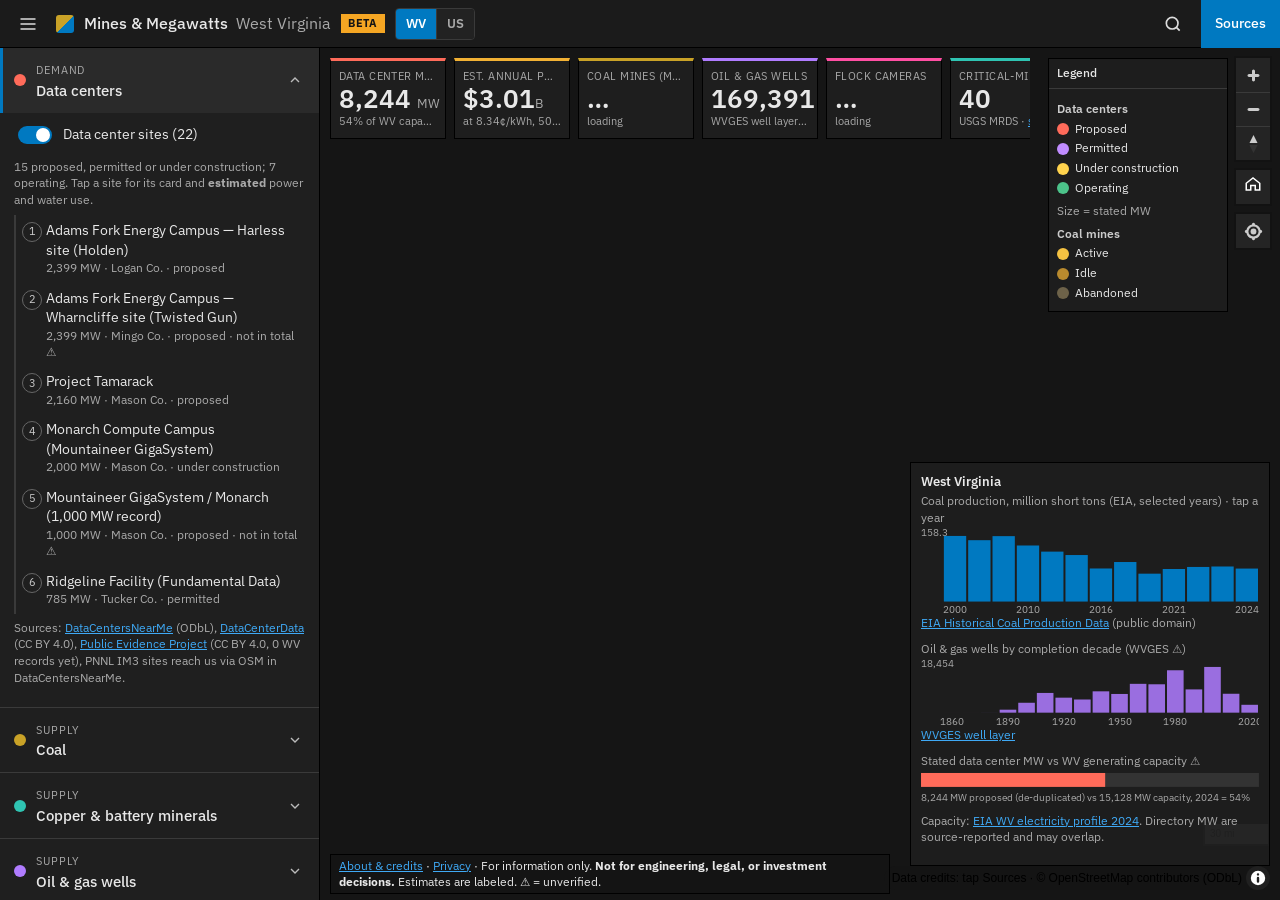
<file: index.html>
<!doctype html>
<html lang="en">
<head>
<meta charset="utf-8">
<meta http-equiv="Cache-Control" content="no-cache, no-store, must-revalidate">
<meta http-equiv="Pragma" content="no-cache">
<meta http-equiv="Expires" content="0">
<meta name="viewport" content="width=device-width,initial-scale=1,viewport-fit=cover">
<meta name="description" content="Mines & Megawatts maps West Virginia's data centers (with estimated power and water use), coal, critical minerals, oil and gas wells, license-plate cameras and the power grid, plus a US view of data centers by state. Public beta.">
<link rel="canonical" href="https://minesandmegawatts.com/">
<meta property="og:site_name" content="Mines &amp; Megawatts">
<meta property="og:url" content="https://minesandmegawatts.com/">
<title>Mines &amp; Megawatts (Beta) · West Virginia</title>
<link rel="icon" href="data:image/svg+xml,%3Csvg xmlns=%22http://www.w3.org/2000/svg%22 viewBox=%220 0 16 16%22%3E%3Cpath d=%22M0 0h16L0 16z%22 fill=%22%23c9a227%22/%3E%3Cpath d=%22M16 0v16H0z%22 fill=%22%230079c1%22/%3E%3C/svg%3E">
<link rel="stylesheet" href="vendor/maplibre-gl.css">
<link rel="stylesheet" href="app.css?v=4069b420fc">
</head>
<body>

<header id="top">
  <button id="btn-panel" class="iconbtn" aria-label="Show or hide layers panel" aria-expanded="true">
    <svg viewBox="0 0 24 24"><path d="M3 6h18M3 12h18M3 18h18"/></svg></button>
  <span class="mark" aria-hidden="true"></span>
  <h1>Mines &amp; Megawatts <span class="sub">West Virginia</span></h1>
  <span class="badge beta" title="Public beta: data and estimates may change">Beta</span>
  <div id="viewsw" role="group" aria-label="Map view">
    <button type="button" data-view="wv" class="on" aria-pressed="true" title="West Virginia: every layer">WV</button><button type="button" data-view="us" aria-pressed="false" title="United States: data centers by state">US</button>
  </div>
  <span class="grow"></span>
  <button id="btn-search" class="iconbtn" aria-label="Search places, data centers, mines and wells" aria-expanded="false" aria-controls="search" title="Search (/)">
    <svg viewBox="0 0 24 24"><circle cx="11" cy="11" r="7"/><path d="M20 20l-4.2-4.2"/></svg></button>
  <button id="btn-about" class="textbtn" aria-label="Sources and credits"><span class="lbl">Sources</span><svg viewBox="0 0 24 24" aria-hidden="true"><circle cx="12" cy="12" r="9"/><path d="M12 11v6M12 7.5v.5"/></svg></button>
</header>

<div id="cards" aria-label="Key numbers"></div>
<div id="scope"></div>

<aside id="panel" aria-label="Layers and sections">
  <div class="sheet-handle" id="panel-handle"><span></span></div>
  <div class="tabs" role="tablist">
    <button role="tab" class="tab on" data-tab="layers" aria-selected="true">Layers</button>
    <button role="tab" class="tab" data-tab="charts" aria-selected="false">Charts</button>
  </div>
  <div id="sections" class="tabpane on" data-pane="layers"></div>
  <div id="us-sections" class="tabpane on" data-pane="layers"></div>
  <div id="charts-m" class="tabpane" data-pane="charts"></div>
</aside>

<div id="map" aria-label="Map"></div>

<div id="search" role="dialog" aria-label="Search" hidden>
  <div class="sx-bar">
    <svg viewBox="0 0 24 24" aria-hidden="true"><circle cx="11" cy="11" r="7"/><path d="M20 20l-4.2-4.2"/></svg>
    <input id="sx-q" type="search" role="combobox" aria-autocomplete="list" aria-expanded="true" aria-controls="sx-r" autocomplete="off" autocapitalize="off" spellcheck="false" placeholder="State, county, town, data center, mine, charging, well API…" enterkeyhint="search">
    <button id="sx-x" class="iconbtn" aria-label="Close search"><svg viewBox="0 0 24 24"><path d="M6 6l12 12M18 6L6 18"/></svg></button>
  </div>
  <ul id="sx-r" role="listbox" aria-label="Search results"></ul>
  <p class="sx-foot">Searches the data inside the app. Towns and counties: U.S. Census 2024 Gazetteer.</p>
</div>

<div id="offline" role="status" hidden><b>You're offline.</b> The map background and terrain need an internet connection. Reconnect, then <button id="offline-retry" type="button">Retry</button></div>

<div id="legend" class="box"><button id="legend-h" aria-expanded="true">Legend</button><div id="legend-b"></div></div>

<section id="charts" class="box" aria-label="Charts"></section>

<aside id="detail" class="box" aria-live="polite" hidden></aside>

<div id="about" role="dialog" aria-modal="true" hidden></div>

<div id="disc"><a href="about.html">About &amp; credits</a> · <a href="privacy.html">Privacy</a> · For information only. <b>Not for engineering, legal, or investment decisions.</b> Estimates are labeled. ⚠ = unverified.</div>

<script src="vendor/maplibre-gl.js"></script>
<script src="app.js?v=4069b420fc"></script>
</body>
</html>
</file>
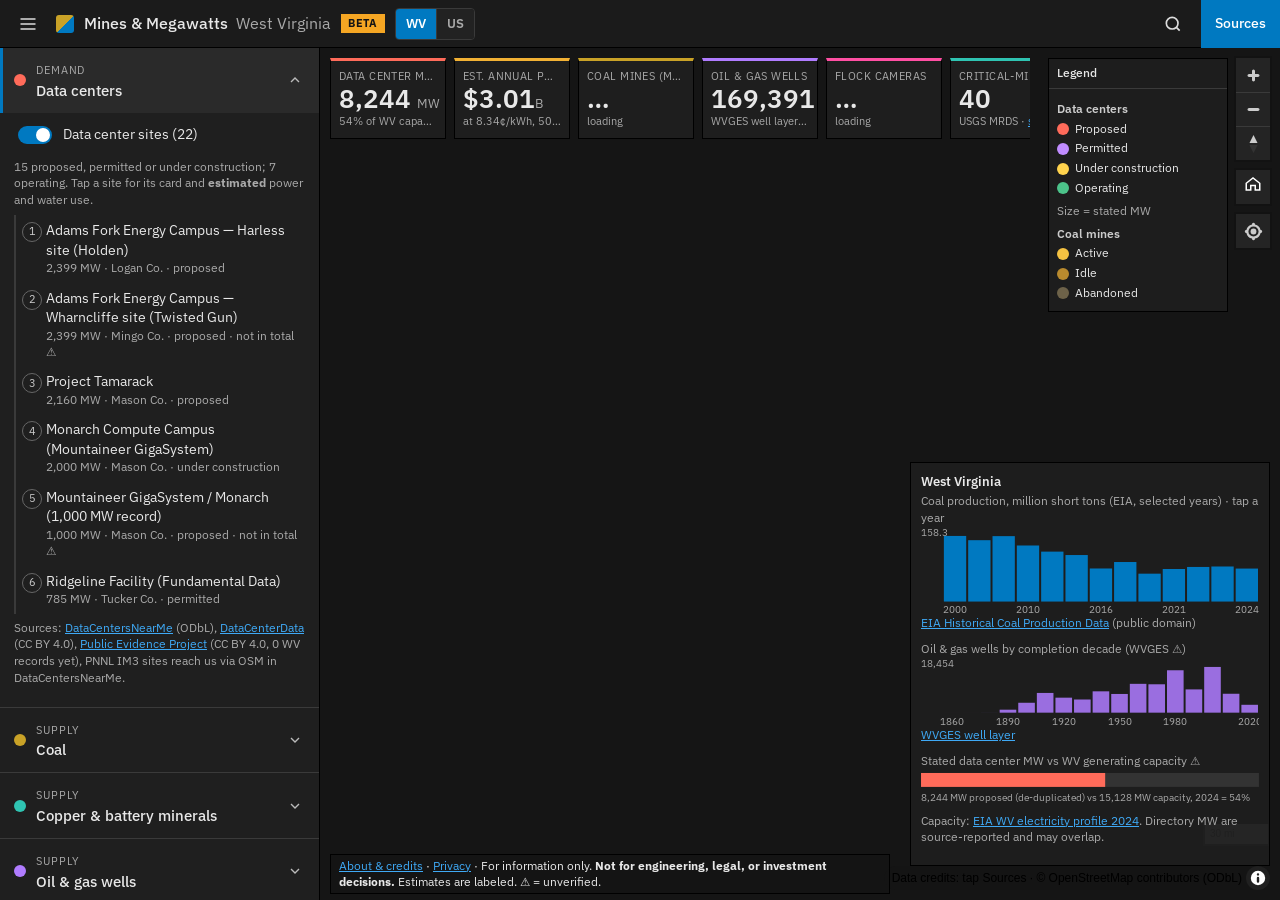
<file: us-datacenters/index.html>
<!doctype html><html lang="en"><head><meta charset="utf-8"><meta name="robots" content="noindex">
<title>Mines &amp; Megawatts · US data centers</title><link rel="canonical" href="https://minesandmegawatts.com/#us">
<meta http-equiv="refresh" content="0; url=../#us"><script>location.replace('../#us')</script></head>
<body style="background:#151515;color:#e8e8e8;font:16px system-ui,sans-serif;padding:24px">The US data centers view is now part of the main map: <a style="color:#3fa9f5" href="../#us">minesandmegawatts.com/#us</a>.</body></html>
</file>
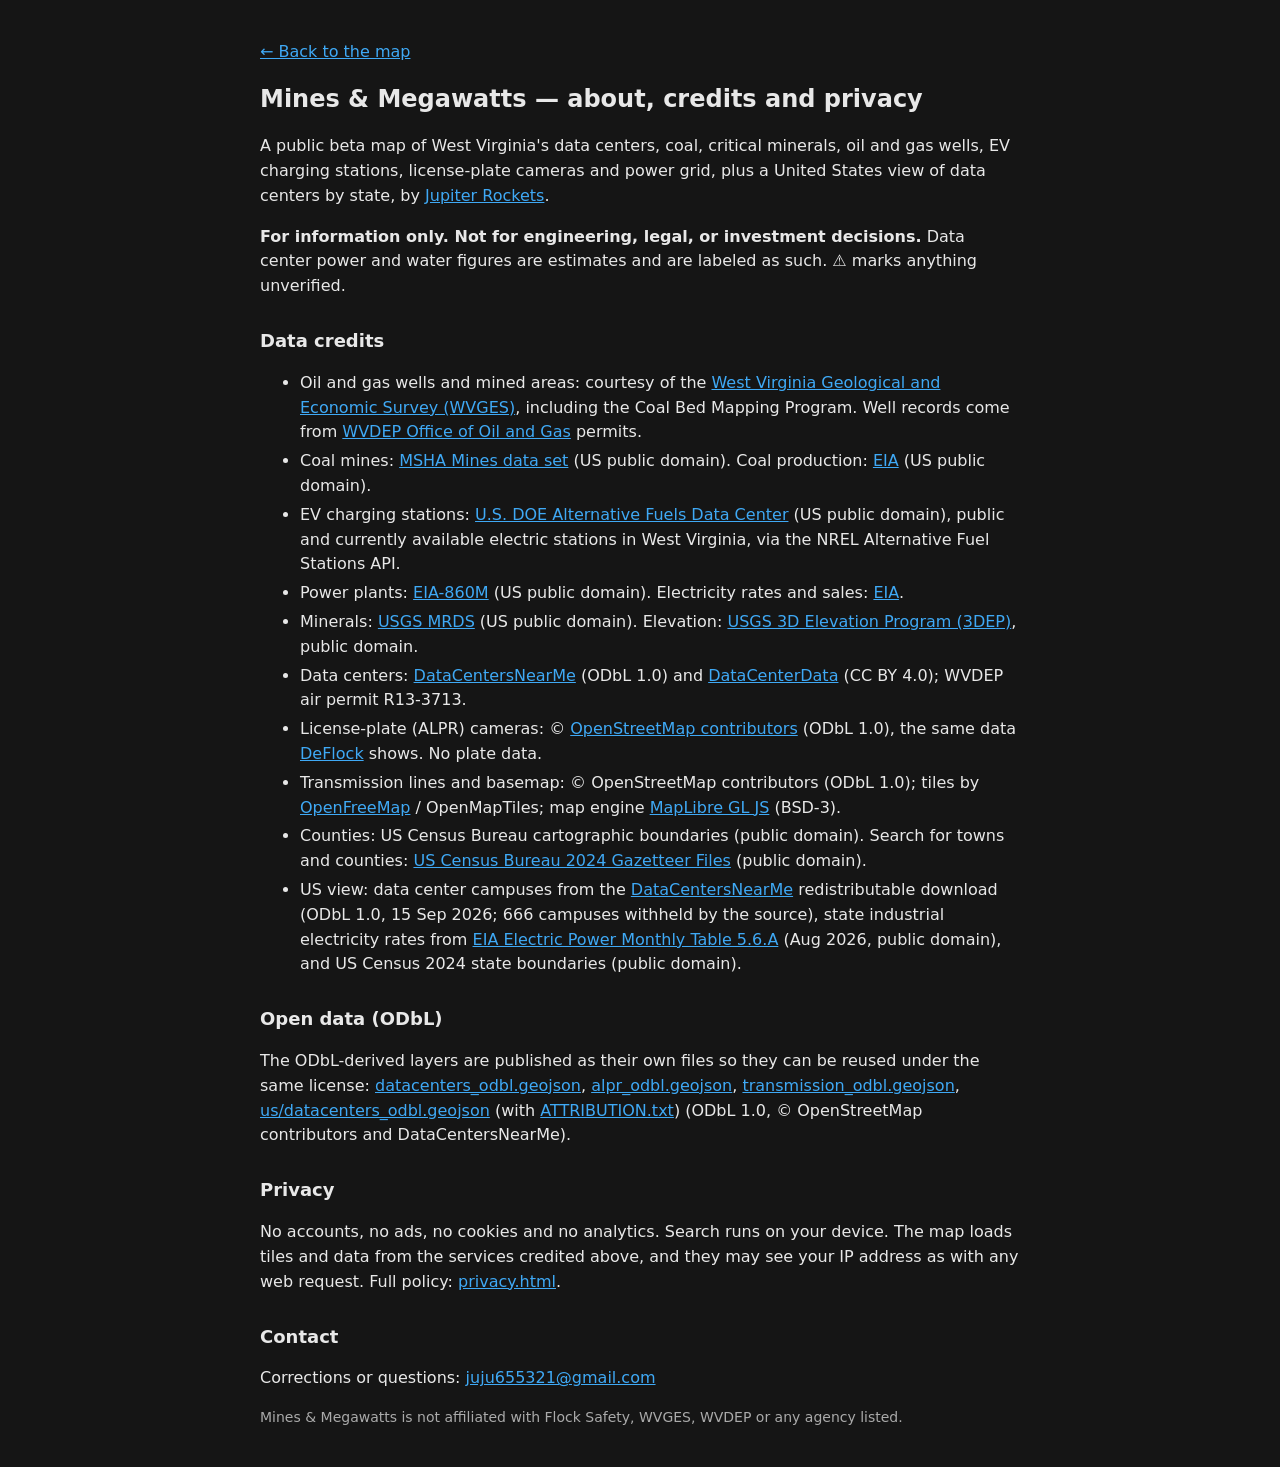
<file: about.html>
<!doctype html><html lang="en"><head><meta charset="utf-8"><meta name="viewport" content="width=device-width,initial-scale=1">
<title>About, credits and privacy · Mines &amp; Megawatts</title>
<style>body{font:16px/1.55 system-ui,sans-serif;background:#151515;color:#e8e8e8;max-width:760px;margin:0 auto;padding:24px}a{color:#3fa9f5}h1{font-size:24px}h2{font-size:18px;margin-top:28px}li{margin:4px 0}.note{color:#aaa;font-size:14px}</style></head><body>
<p><a href="./">← Back to the map</a></p>
<h1>Mines &amp; Megawatts — about, credits and privacy</h1>
<p>A public beta map of West Virginia's data centers, coal, critical minerals, oil and gas wells, EV charging stations, license-plate cameras and power grid, plus a United States view of data centers by state, by <a href="https://www.jupiterrockets.com/">Jupiter Rockets</a>.</p>
<p><b>For information only. Not for engineering, legal, or investment decisions.</b> Data center power and water figures are estimates and are labeled as such. ⚠ marks anything unverified.</p>
<h2>Data credits</h2>
<ul>
<li>Oil and gas wells and mined areas: courtesy of the <a href="https://www.wvgs.wvnet.edu/">West Virginia Geological and Economic Survey (WVGES)</a>, including the Coal Bed Mapping Program. Well records come from <a href="https://dep.wv.gov/oil-and-gas/databaseinfo/Pages/default.aspx">WVDEP Office of Oil and Gas</a> permits.</li>
<li>Coal mines: <a href="https://arlweb.msha.gov/OpenGovernmentData/OGIMSHA.asp">MSHA Mines data set</a> (US public domain). Coal production: <a href="https://www.eia.gov/coal/data.cfm">EIA</a> (US public domain).</li>
<li>EV charging stations: <a href="https://afdc.energy.gov/stations/">U.S. DOE Alternative Fuels Data Center</a> (US public domain), public and currently available electric stations in West Virginia, via the NREL Alternative Fuel Stations API.</li>
<li>Power plants: <a href="https://www.eia.gov/electricity/data/eia860m/">EIA-860M</a> (US public domain). Electricity rates and sales: <a href="https://www.eia.gov/">EIA</a>.</li>
<li>Minerals: <a href="https://mrdata.usgs.gov/mrds/">USGS MRDS</a> (US public domain). Elevation: <a href="https://www.usgs.gov/3d-elevation-program">USGS 3D Elevation Program (3DEP)</a>, public domain.</li>
<li>Data centers: <a href="https://datacentersnearme.org/data">DataCentersNearMe</a> (ODbL 1.0) and <a href="https://datacenterdata.com/data/">DataCenterData</a> (CC BY 4.0); WVDEP air permit R13-3713.</li>
<li>License-plate (ALPR) cameras: © <a href="https://www.openstreetmap.org/copyright">OpenStreetMap contributors</a> (ODbL 1.0), the same data <a href="https://deflock.org">DeFlock</a> shows. No plate data.</li>
<li>Transmission lines and basemap: © OpenStreetMap contributors (ODbL 1.0); tiles by <a href="https://openfreemap.org">OpenFreeMap</a> / OpenMapTiles; map engine <a href="https://maplibre.org">MapLibre GL JS</a> (BSD-3).</li>
<li>Counties: US Census Bureau cartographic boundaries (public domain). Search for towns and counties: <a href="https://www.census.gov/geographies/reference-files/time-series/geo/gazetteer-files.html">US Census Bureau 2024 Gazetteer Files</a> (public domain).</li>
<li>US view: data center campuses from the <a href="https://datacentersnearme.org/data">DataCentersNearMe</a> redistributable download (ODbL 1.0, 15 Sep 2026; 666 campuses withheld by the source), state industrial electricity rates from <a href="https://www.eia.gov/electricity/monthly/epm_table_grapher.php?t=epmt_5_6_a">EIA Electric Power Monthly Table 5.6.A</a> (Aug 2026, public domain), and US Census 2024 state boundaries (public domain).</li>
</ul>
<h2>Open data (ODbL)</h2>
<p>The ODbL-derived layers are published as their own files so they can be reused under the same license: <a href="data/datacenters_odbl.geojson">datacenters_odbl.geojson</a>, <a href="data/alpr_odbl.geojson">alpr_odbl.geojson</a>, <a href="data/transmission_odbl.geojson">transmission_odbl.geojson</a>, <a href="data/us/datacenters_odbl.geojson">us/datacenters_odbl.geojson</a> (with <a href="data/us/ATTRIBUTION.txt">ATTRIBUTION.txt</a>) (ODbL 1.0, © OpenStreetMap contributors and DataCentersNearMe).</p>
<h2>Privacy</h2>
<p>No accounts, no ads, no cookies and no analytics. Search runs on your device. The map loads tiles and data from the services credited above, and they may see your IP address as with any web request. Full policy: <a href="privacy.html">privacy.html</a>.</p>
<h2>Contact</h2>
<p>Corrections or questions: <a href="mailto:juju655321@gmail.com">juju655321@gmail.com</a></p>
<p class="note">Mines &amp; Megawatts is not affiliated with Flock Safety, WVGES, WVDEP or any agency listed.</p>
</body></html>
</file>
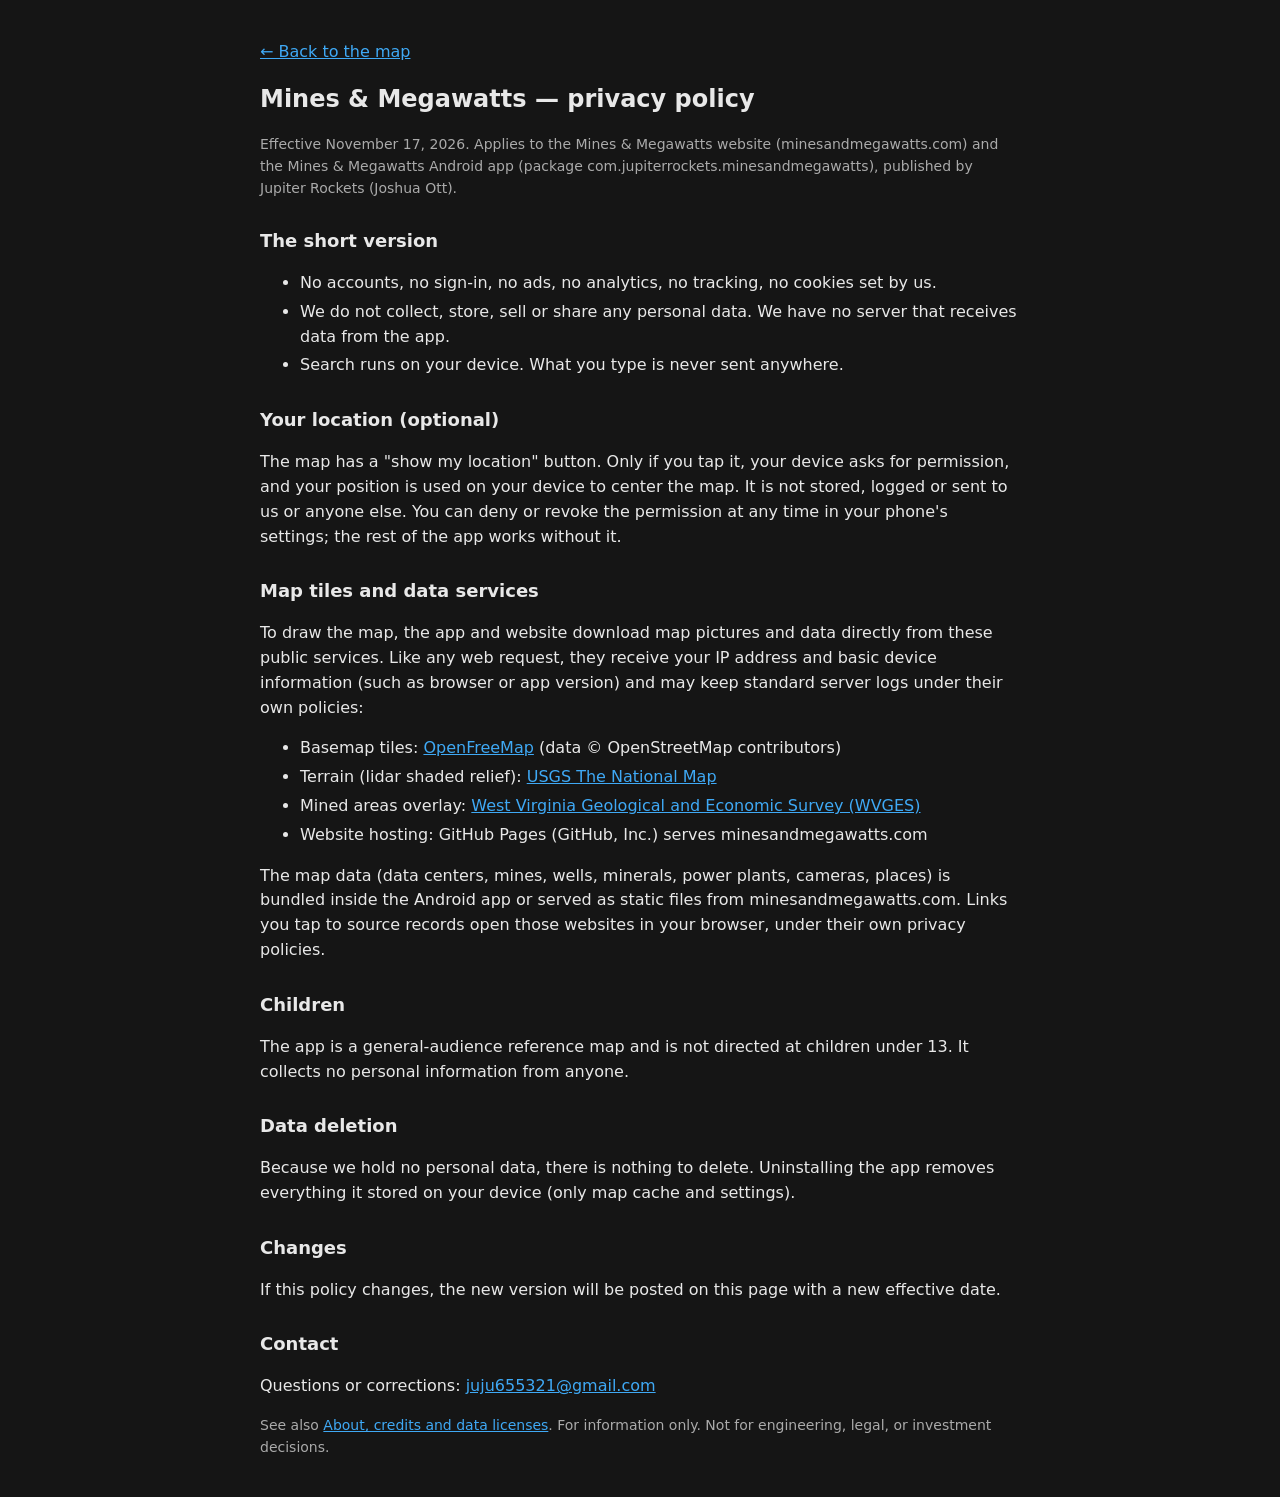
<file: privacy.html>
<!doctype html><html lang="en"><head><meta charset="utf-8"><meta name="viewport" content="width=device-width,initial-scale=1">
<title>Privacy policy · Mines &amp; Megawatts</title>
<link rel="canonical" href="https://minesandmegawatts.com/privacy.html">
<style>body{font:16px/1.55 system-ui,sans-serif;background:#151515;color:#e8e8e8;max-width:760px;margin:0 auto;padding:24px}a{color:#3fa9f5}h1{font-size:24px}h2{font-size:18px;margin-top:28px}li{margin:4px 0}.note{color:#aaa;font-size:14px}</style></head><body>
<p><a href="./">← Back to the map</a></p>
<h1>Mines &amp; Megawatts — privacy policy</h1>
<p class="note">Effective November 17, 2026. Applies to the Mines &amp; Megawatts website (minesandmegawatts.com) and the Mines &amp; Megawatts Android app (package com.jupiterrockets.minesandmegawatts), published by Jupiter Rockets (Joshua Ott).</p>

<h2>The short version</h2>
<ul>
<li>No accounts, no sign-in, no ads, no analytics, no tracking, no cookies set by us.</li>
<li>We do not collect, store, sell or share any personal data. We have no server that receives data from the app.</li>
<li>Search runs on your device. What you type is never sent anywhere.</li>
</ul>

<h2>Your location (optional)</h2>
<p>The map has a "show my location" button. Only if you tap it, your device asks for permission, and your position is used on your device to center the map. It is not stored, logged or sent to us or anyone else. You can deny or revoke the permission at any time in your phone's settings; the rest of the app works without it.</p>

<h2>Map tiles and data services</h2>
<p>To draw the map, the app and website download map pictures and data directly from these public services. Like any web request, they receive your IP address and basic device information (such as browser or app version) and may keep standard server logs under their own policies:</p>
<ul>
<li>Basemap tiles: <a href="https://openfreemap.org">OpenFreeMap</a> (data © OpenStreetMap contributors)</li>
<li>Terrain (lidar shaded relief): <a href="https://www.usgs.gov/3d-elevation-program">USGS The National Map</a></li>
<li>Mined areas overlay: <a href="https://www.wvgs.wvnet.edu/">West Virginia Geological and Economic Survey (WVGES)</a></li>
<li>Website hosting: GitHub Pages (GitHub, Inc.) serves minesandmegawatts.com</li>
</ul>
<p>The map data (data centers, mines, wells, minerals, power plants, cameras, places) is bundled inside the Android app or served as static files from minesandmegawatts.com. Links you tap to source records open those websites in your browser, under their own privacy policies.</p>

<h2>Children</h2>
<p>The app is a general-audience reference map and is not directed at children under 13. It collects no personal information from anyone.</p>

<h2>Data deletion</h2>
<p>Because we hold no personal data, there is nothing to delete. Uninstalling the app removes everything it stored on your device (only map cache and settings).</p>

<h2>Changes</h2>
<p>If this policy changes, the new version will be posted on this page with a new effective date.</p>

<h2>Contact</h2>
<p>Questions or corrections: <a href="mailto:juju655321@gmail.com">juju655321@gmail.com</a></p>
<p class="note">See also <a href="about.html">About, credits and data licenses</a>. For information only. Not for engineering, legal, or investment decisions.</p>
</body></html>
</file>
<file: vendor/maplibre-gl.css>
.maplibregl-map{font:12px/20px Helvetica Neue,Arial,Helvetica,sans-serif;overflow:hidden;position:relative;-webkit-tap-highlight-color:rgb(0 0 0/0)}.maplibregl-canvas{left:0;position:absolute;top:0}.maplibregl-map:fullscreen{height:100%;width:100%}.maplibregl-ctrl-group button.maplibregl-ctrl-compass{touch-action:none}.maplibregl-canvas-container.maplibregl-interactive,.maplibregl-ctrl-group button.maplibregl-ctrl-compass{cursor:grab;-webkit-user-select:none;-moz-user-select:none;user-select:none}.maplibregl-canvas-container.maplibregl-interactive.maplibregl-track-pointer{cursor:pointer}.maplibregl-canvas-container.maplibregl-interactive:active,.maplibregl-ctrl-group button.maplibregl-ctrl-compass:active{cursor:grabbing}.maplibregl-canvas-container.maplibregl-touch-zoom-rotate,.maplibregl-canvas-container.maplibregl-touch-zoom-rotate .maplibregl-canvas{touch-action:pan-x pan-y}.maplibregl-canvas-container.maplibregl-touch-drag-pan,.maplibregl-canvas-container.maplibregl-touch-drag-pan .maplibregl-canvas{touch-action:pinch-zoom}.maplibregl-canvas-container.maplibregl-touch-zoom-rotate.maplibregl-touch-drag-pan,.maplibregl-canvas-container.maplibregl-touch-zoom-rotate.maplibregl-touch-drag-pan .maplibregl-canvas{touch-action:none}.maplibregl-canvas-container.maplibregl-touch-drag-pan.maplibregl-cooperative-gestures,.maplibregl-canvas-container.maplibregl-touch-drag-pan.maplibregl-cooperative-gestures .maplibregl-canvas{touch-action:pan-x pan-y}.maplibregl-ctrl-bottom-left,.maplibregl-ctrl-bottom-right,.maplibregl-ctrl-top-left,.maplibregl-ctrl-top-right{pointer-events:none;position:absolute;z-index:2}.maplibregl-ctrl-top-left{left:0;top:0}.maplibregl-ctrl-top-right{right:0;top:0}.maplibregl-ctrl-bottom-left{bottom:0;left:0}.maplibregl-ctrl-bottom-right{bottom:0;right:0}.maplibregl-ctrl{clear:both;pointer-events:auto;transform:translate(0)}.maplibregl-ctrl-top-left .maplibregl-ctrl{float:left;margin:10px 0 0 10px}.maplibregl-ctrl-top-right .maplibregl-ctrl{float:right;margin:10px 10px 0 0}.maplibregl-ctrl-bottom-left .maplibregl-ctrl{float:left;margin:0 0 10px 10px}.maplibregl-ctrl-bottom-right .maplibregl-ctrl{float:right;margin:0 10px 10px 0}.maplibregl-ctrl-group{background:#fff;border-radius:4px}.maplibregl-ctrl-group:not(:empty){box-shadow:0 0 0 2px rgba(0,0,0,.1)}@media (forced-colors:active){.maplibregl-ctrl-group:not(:empty){box-shadow:0 0 0 2px ButtonText}}.maplibregl-ctrl-group button{background-color:transparent;border:0;box-sizing:border-box;cursor:pointer;display:block;height:29px;outline:none;padding:0;width:29px}.maplibregl-ctrl-group button+button{border-top:1px solid #ddd}.maplibregl-ctrl button .maplibregl-ctrl-icon{background-position:50%;background-repeat:no-repeat;display:block;height:100%;width:100%}@media (forced-colors:active){.maplibregl-ctrl-icon{background-color:transparent}.maplibregl-ctrl-group button+button{border-top:1px solid ButtonText}}.maplibregl-ctrl button::-moz-focus-inner{border:0;padding:0}.maplibregl-ctrl-attrib-button:focus,.maplibregl-ctrl-group button:focus{box-shadow:0 0 2px 2px #0096ff}.maplibregl-ctrl button:disabled{cursor:not-allowed}.maplibregl-ctrl button:disabled .maplibregl-ctrl-icon{opacity:.25}.maplibregl-ctrl button:not(:disabled):hover{background-color:rgb(0 0 0/5%)}.maplibregl-ctrl-group button:focus:focus-visible{box-shadow:0 0 2px 2px #0096ff}.maplibregl-ctrl-group button:focus:not(:focus-visible){box-shadow:none}.maplibregl-ctrl-group button:focus:first-child{border-radius:4px 4px 0 0}.maplibregl-ctrl-group button:focus:last-child{border-radius:0 0 4px 4px}.maplibregl-ctrl-group button:focus:only-child{border-radius:inherit}.maplibregl-ctrl button.maplibregl-ctrl-zoom-out .maplibregl-ctrl-icon{background-image:url("data:image/svg+xml;charset=utf-8,%3Csvg xmlns='http://www.w3.org/2000/svg' width='29' height='29' fill='%23333' viewBox='0 0 29 29'%3E%3Cpath d='M10 13c-.75 0-1.5.75-1.5 1.5S9.25 16 10 16h9c.75 0 1.5-.75 1.5-1.5S19.75 13 19 13z'/%3E%3C/svg%3E")}.maplibregl-ctrl button.maplibregl-ctrl-zoom-in .maplibregl-ctrl-icon{background-image:url("data:image/svg+xml;charset=utf-8,%3Csvg xmlns='http://www.w3.org/2000/svg' width='29' height='29' fill='%23333' viewBox='0 0 29 29'%3E%3Cpath d='M14.5 8.5c-.75 0-1.5.75-1.5 1.5v3h-3c-.75 0-1.5.75-1.5 1.5S9.25 16 10 16h3v3c0 .75.75 1.5 1.5 1.5S16 19.75 16 19v-3h3c.75 0 1.5-.75 1.5-1.5S19.75 13 19 13h-3v-3c0-.75-.75-1.5-1.5-1.5'/%3E%3C/svg%3E")}@media (forced-colors:active){.maplibregl-ctrl button.maplibregl-ctrl-zoom-out .maplibregl-ctrl-icon{background-image:url("data:image/svg+xml;charset=utf-8,%3Csvg xmlns='http://www.w3.org/2000/svg' width='29' height='29' fill='%23fff' viewBox='0 0 29 29'%3E%3Cpath d='M10 13c-.75 0-1.5.75-1.5 1.5S9.25 16 10 16h9c.75 0 1.5-.75 1.5-1.5S19.75 13 19 13z'/%3E%3C/svg%3E")}.maplibregl-ctrl button.maplibregl-ctrl-zoom-in .maplibregl-ctrl-icon{background-image:url("data:image/svg+xml;charset=utf-8,%3Csvg xmlns='http://www.w3.org/2000/svg' width='29' height='29' fill='%23fff' viewBox='0 0 29 29'%3E%3Cpath d='M14.5 8.5c-.75 0-1.5.75-1.5 1.5v3h-3c-.75 0-1.5.75-1.5 1.5S9.25 16 10 16h3v3c0 .75.75 1.5 1.5 1.5S16 19.75 16 19v-3h3c.75 0 1.5-.75 1.5-1.5S19.75 13 19 13h-3v-3c0-.75-.75-1.5-1.5-1.5'/%3E%3C/svg%3E")}}@media (forced-colors:active) and (prefers-color-scheme:light){.maplibregl-ctrl button.maplibregl-ctrl-zoom-out .maplibregl-ctrl-icon{background-image:url("data:image/svg+xml;charset=utf-8,%3Csvg xmlns='http://www.w3.org/2000/svg' width='29' height='29' viewBox='0 0 29 29'%3E%3Cpath d='M10 13c-.75 0-1.5.75-1.5 1.5S9.25 16 10 16h9c.75 0 1.5-.75 1.5-1.5S19.75 13 19 13z'/%3E%3C/svg%3E")}.maplibregl-ctrl button.maplibregl-ctrl-zoom-in .maplibregl-ctrl-icon{background-image:url("data:image/svg+xml;charset=utf-8,%3Csvg xmlns='http://www.w3.org/2000/svg' width='29' height='29' viewBox='0 0 29 29'%3E%3Cpath d='M14.5 8.5c-.75 0-1.5.75-1.5 1.5v3h-3c-.75 0-1.5.75-1.5 1.5S9.25 16 10 16h3v3c0 .75.75 1.5 1.5 1.5S16 19.75 16 19v-3h3c.75 0 1.5-.75 1.5-1.5S19.75 13 19 13h-3v-3c0-.75-.75-1.5-1.5-1.5'/%3E%3C/svg%3E")}}.maplibregl-ctrl button.maplibregl-ctrl-fullscreen .maplibregl-ctrl-icon{background-image:url("data:image/svg+xml;charset=utf-8,%3Csvg xmlns='http://www.w3.org/2000/svg' width='29' height='29' fill='%23333' viewBox='0 0 29 29'%3E%3Cpath d='M24 16v5.5c0 1.75-.75 2.5-2.5 2.5H16v-1l3-1.5-4-5.5 1-1 5.5 4 1.5-3zM6 16l1.5 3 5.5-4 1 1-4 5.5 3 1.5v1H7.5C5.75 24 5 23.25 5 21.5V16zm7-11v1l-3 1.5 4 5.5-1 1-5.5-4L6 13H5V7.5C5 5.75 5.75 5 7.5 5zm11 2.5c0-1.75-.75-2.5-2.5-2.5H16v1l3 1.5-4 5.5 1 1 5.5-4 1.5 3h1z'/%3E%3C/svg%3E")}.maplibregl-ctrl button.maplibregl-ctrl-shrink .maplibregl-ctrl-icon{background-image:url("data:image/svg+xml;charset=utf-8,%3Csvg xmlns='http://www.w3.org/2000/svg' width='29' height='29' viewBox='0 0 29 29'%3E%3Cpath d='M18.5 16c-1.75 0-2.5.75-2.5 2.5V24h1l1.5-3 5.5 4 1-1-4-5.5 3-1.5v-1zM13 18.5c0-1.75-.75-2.5-2.5-2.5H5v1l3 1.5L4 24l1 1 5.5-4 1.5 3h1zm3-8c0 1.75.75 2.5 2.5 2.5H24v-1l-3-1.5L25 5l-1-1-5.5 4L17 5h-1zM10.5 13c1.75 0 2.5-.75 2.5-2.5V5h-1l-1.5 3L5 4 4 5l4 5.5L5 12v1z'/%3E%3C/svg%3E")}@media (forced-colors:active){.maplibregl-ctrl button.maplibregl-ctrl-fullscreen .maplibregl-ctrl-icon{background-image:url("data:image/svg+xml;charset=utf-8,%3Csvg xmlns='http://www.w3.org/2000/svg' width='29' height='29' fill='%23fff' viewBox='0 0 29 29'%3E%3Cpath d='M24 16v5.5c0 1.75-.75 2.5-2.5 2.5H16v-1l3-1.5-4-5.5 1-1 5.5 4 1.5-3zM6 16l1.5 3 5.5-4 1 1-4 5.5 3 1.5v1H7.5C5.75 24 5 23.25 5 21.5V16zm7-11v1l-3 1.5 4 5.5-1 1-5.5-4L6 13H5V7.5C5 5.75 5.75 5 7.5 5zm11 2.5c0-1.75-.75-2.5-2.5-2.5H16v1l3 1.5-4 5.5 1 1 5.5-4 1.5 3h1z'/%3E%3C/svg%3E")}.maplibregl-ctrl button.maplibregl-ctrl-shrink .maplibregl-ctrl-icon{background-image:url("data:image/svg+xml;charset=utf-8,%3Csvg xmlns='http://www.w3.org/2000/svg' width='29' height='29' fill='%23fff' viewBox='0 0 29 29'%3E%3Cpath d='M18.5 16c-1.75 0-2.5.75-2.5 2.5V24h1l1.5-3 5.5 4 1-1-4-5.5 3-1.5v-1zM13 18.5c0-1.75-.75-2.5-2.5-2.5H5v1l3 1.5L4 24l1 1 5.5-4 1.5 3h1zm3-8c0 1.75.75 2.5 2.5 2.5H24v-1l-3-1.5L25 5l-1-1-5.5 4L17 5h-1zM10.5 13c1.75 0 2.5-.75 2.5-2.5V5h-1l-1.5 3L5 4 4 5l4 5.5L5 12v1z'/%3E%3C/svg%3E")}}@media (forced-colors:active) and (prefers-color-scheme:light){.maplibregl-ctrl button.maplibregl-ctrl-fullscreen .maplibregl-ctrl-icon{background-image:url("data:image/svg+xml;charset=utf-8,%3Csvg xmlns='http://www.w3.org/2000/svg' width='29' height='29' viewBox='0 0 29 29'%3E%3Cpath d='M24 16v5.5c0 1.75-.75 2.5-2.5 2.5H16v-1l3-1.5-4-5.5 1-1 5.5 4 1.5-3zM6 16l1.5 3 5.5-4 1 1-4 5.5 3 1.5v1H7.5C5.75 24 5 23.25 5 21.5V16zm7-11v1l-3 1.5 4 5.5-1 1-5.5-4L6 13H5V7.5C5 5.75 5.75 5 7.5 5zm11 2.5c0-1.75-.75-2.5-2.5-2.5H16v1l3 1.5-4 5.5 1 1 5.5-4 1.5 3h1z'/%3E%3C/svg%3E")}.maplibregl-ctrl button.maplibregl-ctrl-shrink .maplibregl-ctrl-icon{background-image:url("data:image/svg+xml;charset=utf-8,%3Csvg xmlns='http://www.w3.org/2000/svg' width='29' height='29' viewBox='0 0 29 29'%3E%3Cpath d='M18.5 16c-1.75 0-2.5.75-2.5 2.5V24h1l1.5-3 5.5 4 1-1-4-5.5 3-1.5v-1zM13 18.5c0-1.75-.75-2.5-2.5-2.5H5v1l3 1.5L4 24l1 1 5.5-4 1.5 3h1zm3-8c0 1.75.75 2.5 2.5 2.5H24v-1l-3-1.5L25 5l-1-1-5.5 4L17 5h-1zM10.5 13c1.75 0 2.5-.75 2.5-2.5V5h-1l-1.5 3L5 4 4 5l4 5.5L5 12v1z'/%3E%3C/svg%3E")}}.maplibregl-ctrl button.maplibregl-ctrl-compass .maplibregl-ctrl-icon{background-image:url("data:image/svg+xml;charset=utf-8,%3Csvg xmlns='http://www.w3.org/2000/svg' width='29' height='29' fill='%23333' viewBox='0 0 29 29'%3E%3Cpath d='m10.5 14 4-8 4 8z'/%3E%3Cpath fill='%23ccc' d='m10.5 16 4 8 4-8z'/%3E%3C/svg%3E")}@media (forced-colors:active){.maplibregl-ctrl button.maplibregl-ctrl-compass .maplibregl-ctrl-icon{background-image:url("data:image/svg+xml;charset=utf-8,%3Csvg xmlns='http://www.w3.org/2000/svg' width='29' height='29' fill='%23fff' viewBox='0 0 29 29'%3E%3Cpath d='m10.5 14 4-8 4 8z'/%3E%3Cpath fill='%23ccc' d='m10.5 16 4 8 4-8z'/%3E%3C/svg%3E")}}@media (forced-colors:active) and (prefers-color-scheme:light){.maplibregl-ctrl button.maplibregl-ctrl-compass .maplibregl-ctrl-icon{background-image:url("data:image/svg+xml;charset=utf-8,%3Csvg xmlns='http://www.w3.org/2000/svg' width='29' height='29' viewBox='0 0 29 29'%3E%3Cpath d='m10.5 14 4-8 4 8z'/%3E%3Cpath fill='%23ccc' d='m10.5 16 4 8 4-8z'/%3E%3C/svg%3E")}}.maplibregl-ctrl button.maplibregl-ctrl-terrain .maplibregl-ctrl-icon{background-image:url("data:image/svg+xml;charset=utf-8,%3Csvg xmlns='http://www.w3.org/2000/svg' width='22' height='22' fill='%23333' viewBox='0 0 22 22'%3E%3Cpath d='m1.754 13.406 4.453-4.851 3.09 3.09 3.281 3.277.969-.969-3.309-3.312 3.844-4.121 6.148 6.886h1.082v-.855l-7.207-8.07-4.84 5.187L6.169 6.57l-5.48 5.965v.871ZM.688 16.844h20.625v1.375H.688Zm0 0'/%3E%3C/svg%3E")}.maplibregl-ctrl button.maplibregl-ctrl-terrain-enabled .maplibregl-ctrl-icon{background-image:url("data:image/svg+xml;charset=utf-8,%3Csvg xmlns='http://www.w3.org/2000/svg' width='22' height='22' fill='%2333b5e5' viewBox='0 0 22 22'%3E%3Cpath d='m1.754 13.406 4.453-4.851 3.09 3.09 3.281 3.277.969-.969-3.309-3.312 3.844-4.121 6.148 6.886h1.082v-.855l-7.207-8.07-4.84 5.187L6.169 6.57l-5.48 5.965v.871ZM.688 16.844h20.625v1.375H.688Zm0 0'/%3E%3C/svg%3E")}.maplibregl-ctrl button.maplibregl-ctrl-geolocate .maplibregl-ctrl-icon{background-image:url("data:image/svg+xml;charset=utf-8,%3Csvg xmlns='http://www.w3.org/2000/svg' width='29' height='29' fill='%23333' viewBox='0 0 20 20'%3E%3Cpath d='M10 4C9 4 9 5 9 5v.1A5 5 0 0 0 5.1 9H5s-1 0-1 1 1 1 1 1h.1A5 5 0 0 0 9 14.9v.1s0 1 1 1 1-1 1-1v-.1a5 5 0 0 0 3.9-3.9h.1s1 0 1-1-1-1-1-1h-.1A5 5 0 0 0 11 5.1V5s0-1-1-1m0 2.5a3.5 3.5 0 1 1 0 7 3.5 3.5 0 1 1 0-7'/%3E%3Ccircle cx='10' cy='10' r='2'/%3E%3C/svg%3E")}.maplibregl-ctrl button.maplibregl-ctrl-geolocate:disabled .maplibregl-ctrl-icon{background-image:url("data:image/svg+xml;charset=utf-8,%3Csvg xmlns='http://www.w3.org/2000/svg' width='29' height='29' fill='%23aaa' viewBox='0 0 20 20'%3E%3Cpath d='M10 4C9 4 9 5 9 5v.1A5 5 0 0 0 5.1 9H5s-1 0-1 1 1 1 1 1h.1A5 5 0 0 0 9 14.9v.1s0 1 1 1 1-1 1-1v-.1a5 5 0 0 0 3.9-3.9h.1s1 0 1-1-1-1-1-1h-.1A5 5 0 0 0 11 5.1V5s0-1-1-1m0 2.5a3.5 3.5 0 1 1 0 7 3.5 3.5 0 1 1 0-7'/%3E%3Ccircle cx='10' cy='10' r='2'/%3E%3Cpath fill='red' d='m14 5 1 1-9 9-1-1z'/%3E%3C/svg%3E")}.maplibregl-ctrl button.maplibregl-ctrl-geolocate.maplibregl-ctrl-geolocate-active .maplibregl-ctrl-icon{background-image:url("data:image/svg+xml;charset=utf-8,%3Csvg xmlns='http://www.w3.org/2000/svg' width='29' height='29' fill='%2333b5e5' viewBox='0 0 20 20'%3E%3Cpath d='M10 4C9 4 9 5 9 5v.1A5 5 0 0 0 5.1 9H5s-1 0-1 1 1 1 1 1h.1A5 5 0 0 0 9 14.9v.1s0 1 1 1 1-1 1-1v-.1a5 5 0 0 0 3.9-3.9h.1s1 0 1-1-1-1-1-1h-.1A5 5 0 0 0 11 5.1V5s0-1-1-1m0 2.5a3.5 3.5 0 1 1 0 7 3.5 3.5 0 1 1 0-7'/%3E%3Ccircle cx='10' cy='10' r='2'/%3E%3C/svg%3E")}.maplibregl-ctrl button.maplibregl-ctrl-geolocate.maplibregl-ctrl-geolocate-active-error .maplibregl-ctrl-icon{background-image:url("data:image/svg+xml;charset=utf-8,%3Csvg xmlns='http://www.w3.org/2000/svg' width='29' height='29' fill='%23e58978' viewBox='0 0 20 20'%3E%3Cpath d='M10 4C9 4 9 5 9 5v.1A5 5 0 0 0 5.1 9H5s-1 0-1 1 1 1 1 1h.1A5 5 0 0 0 9 14.9v.1s0 1 1 1 1-1 1-1v-.1a5 5 0 0 0 3.9-3.9h.1s1 0 1-1-1-1-1-1h-.1A5 5 0 0 0 11 5.1V5s0-1-1-1m0 2.5a3.5 3.5 0 1 1 0 7 3.5 3.5 0 1 1 0-7'/%3E%3Ccircle cx='10' cy='10' r='2'/%3E%3C/svg%3E")}.maplibregl-ctrl button.maplibregl-ctrl-geolocate.maplibregl-ctrl-geolocate-background .maplibregl-ctrl-icon{background-image:url("data:image/svg+xml;charset=utf-8,%3Csvg xmlns='http://www.w3.org/2000/svg' width='29' height='29' fill='%2333b5e5' viewBox='0 0 20 20'%3E%3Cpath d='M10 4C9 4 9 5 9 5v.1A5 5 0 0 0 5.1 9H5s-1 0-1 1 1 1 1 1h.1A5 5 0 0 0 9 14.9v.1s0 1 1 1 1-1 1-1v-.1a5 5 0 0 0 3.9-3.9h.1s1 0 1-1-1-1-1-1h-.1A5 5 0 0 0 11 5.1V5s0-1-1-1m0 2.5a3.5 3.5 0 1 1 0 7 3.5 3.5 0 1 1 0-7'/%3E%3C/svg%3E")}.maplibregl-ctrl button.maplibregl-ctrl-geolocate.maplibregl-ctrl-geolocate-background-error .maplibregl-ctrl-icon{background-image:url("data:image/svg+xml;charset=utf-8,%3Csvg xmlns='http://www.w3.org/2000/svg' width='29' height='29' fill='%23e54e33' viewBox='0 0 20 20'%3E%3Cpath d='M10 4C9 4 9 5 9 5v.1A5 5 0 0 0 5.1 9H5s-1 0-1 1 1 1 1 1h.1A5 5 0 0 0 9 14.9v.1s0 1 1 1 1-1 1-1v-.1a5 5 0 0 0 3.9-3.9h.1s1 0 1-1-1-1-1-1h-.1A5 5 0 0 0 11 5.1V5s0-1-1-1m0 2.5a3.5 3.5 0 1 1 0 7 3.5 3.5 0 1 1 0-7'/%3E%3C/svg%3E")}.maplibregl-ctrl button.maplibregl-ctrl-geolocate.maplibregl-ctrl-geolocate-waiting .maplibregl-ctrl-icon{animation:maplibregl-spin 2s linear infinite}@media (forced-colors:active){.maplibregl-ctrl button.maplibregl-ctrl-geolocate .maplibregl-ctrl-icon{background-image:url("data:image/svg+xml;charset=utf-8,%3Csvg xmlns='http://www.w3.org/2000/svg' width='29' height='29' fill='%23fff' viewBox='0 0 20 20'%3E%3Cpath d='M10 4C9 4 9 5 9 5v.1A5 5 0 0 0 5.1 9H5s-1 0-1 1 1 1 1 1h.1A5 5 0 0 0 9 14.9v.1s0 1 1 1 1-1 1-1v-.1a5 5 0 0 0 3.9-3.9h.1s1 0 1-1-1-1-1-1h-.1A5 5 0 0 0 11 5.1V5s0-1-1-1m0 2.5a3.5 3.5 0 1 1 0 7 3.5 3.5 0 1 1 0-7'/%3E%3Ccircle cx='10' cy='10' r='2'/%3E%3C/svg%3E")}.maplibregl-ctrl button.maplibregl-ctrl-geolocate:disabled .maplibregl-ctrl-icon{background-image:url("data:image/svg+xml;charset=utf-8,%3Csvg xmlns='http://www.w3.org/2000/svg' width='29' height='29' fill='%23999' viewBox='0 0 20 20'%3E%3Cpath d='M10 4C9 4 9 5 9 5v.1A5 5 0 0 0 5.1 9H5s-1 0-1 1 1 1 1 1h.1A5 5 0 0 0 9 14.9v.1s0 1 1 1 1-1 1-1v-.1a5 5 0 0 0 3.9-3.9h.1s1 0 1-1-1-1-1-1h-.1A5 5 0 0 0 11 5.1V5s0-1-1-1m0 2.5a3.5 3.5 0 1 1 0 7 3.5 3.5 0 1 1 0-7'/%3E%3Ccircle cx='10' cy='10' r='2'/%3E%3Cpath fill='red' d='m14 5 1 1-9 9-1-1z'/%3E%3C/svg%3E")}.maplibregl-ctrl button.maplibregl-ctrl-geolocate.maplibregl-ctrl-geolocate-active .maplibregl-ctrl-icon{background-image:url("data:image/svg+xml;charset=utf-8,%3Csvg xmlns='http://www.w3.org/2000/svg' width='29' height='29' fill='%2333b5e5' viewBox='0 0 20 20'%3E%3Cpath d='M10 4C9 4 9 5 9 5v.1A5 5 0 0 0 5.1 9H5s-1 0-1 1 1 1 1 1h.1A5 5 0 0 0 9 14.9v.1s0 1 1 1 1-1 1-1v-.1a5 5 0 0 0 3.9-3.9h.1s1 0 1-1-1-1-1-1h-.1A5 5 0 0 0 11 5.1V5s0-1-1-1m0 2.5a3.5 3.5 0 1 1 0 7 3.5 3.5 0 1 1 0-7'/%3E%3Ccircle cx='10' cy='10' r='2'/%3E%3C/svg%3E")}.maplibregl-ctrl button.maplibregl-ctrl-geolocate.maplibregl-ctrl-geolocate-active-error .maplibregl-ctrl-icon{background-image:url("data:image/svg+xml;charset=utf-8,%3Csvg xmlns='http://www.w3.org/2000/svg' width='29' height='29' fill='%23e58978' viewBox='0 0 20 20'%3E%3Cpath d='M10 4C9 4 9 5 9 5v.1A5 5 0 0 0 5.1 9H5s-1 0-1 1 1 1 1 1h.1A5 5 0 0 0 9 14.9v.1s0 1 1 1 1-1 1-1v-.1a5 5 0 0 0 3.9-3.9h.1s1 0 1-1-1-1-1-1h-.1A5 5 0 0 0 11 5.1V5s0-1-1-1m0 2.5a3.5 3.5 0 1 1 0 7 3.5 3.5 0 1 1 0-7'/%3E%3Ccircle cx='10' cy='10' r='2'/%3E%3C/svg%3E")}.maplibregl-ctrl button.maplibregl-ctrl-geolocate.maplibregl-ctrl-geolocate-background .maplibregl-ctrl-icon{background-image:url("data:image/svg+xml;charset=utf-8,%3Csvg xmlns='http://www.w3.org/2000/svg' width='29' height='29' fill='%2333b5e5' viewBox='0 0 20 20'%3E%3Cpath d='M10 4C9 4 9 5 9 5v.1A5 5 0 0 0 5.1 9H5s-1 0-1 1 1 1 1 1h.1A5 5 0 0 0 9 14.9v.1s0 1 1 1 1-1 1-1v-.1a5 5 0 0 0 3.9-3.9h.1s1 0 1-1-1-1-1-1h-.1A5 5 0 0 0 11 5.1V5s0-1-1-1m0 2.5a3.5 3.5 0 1 1 0 7 3.5 3.5 0 1 1 0-7'/%3E%3C/svg%3E")}.maplibregl-ctrl button.maplibregl-ctrl-geolocate.maplibregl-ctrl-geolocate-background-error .maplibregl-ctrl-icon{background-image:url("data:image/svg+xml;charset=utf-8,%3Csvg xmlns='http://www.w3.org/2000/svg' width='29' height='29' fill='%23e54e33' viewBox='0 0 20 20'%3E%3Cpath d='M10 4C9 4 9 5 9 5v.1A5 5 0 0 0 5.1 9H5s-1 0-1 1 1 1 1 1h.1A5 5 0 0 0 9 14.9v.1s0 1 1 1 1-1 1-1v-.1a5 5 0 0 0 3.9-3.9h.1s1 0 1-1-1-1-1-1h-.1A5 5 0 0 0 11 5.1V5s0-1-1-1m0 2.5a3.5 3.5 0 1 1 0 7 3.5 3.5 0 1 1 0-7'/%3E%3C/svg%3E")}}@media (forced-colors:active) and (prefers-color-scheme:light){.maplibregl-ctrl button.maplibregl-ctrl-geolocate .maplibregl-ctrl-icon{background-image:url("data:image/svg+xml;charset=utf-8,%3Csvg xmlns='http://www.w3.org/2000/svg' width='29' height='29' viewBox='0 0 20 20'%3E%3Cpath d='M10 4C9 4 9 5 9 5v.1A5 5 0 0 0 5.1 9H5s-1 0-1 1 1 1 1 1h.1A5 5 0 0 0 9 14.9v.1s0 1 1 1 1-1 1-1v-.1a5 5 0 0 0 3.9-3.9h.1s1 0 1-1-1-1-1-1h-.1A5 5 0 0 0 11 5.1V5s0-1-1-1m0 2.5a3.5 3.5 0 1 1 0 7 3.5 3.5 0 1 1 0-7'/%3E%3Ccircle cx='10' cy='10' r='2'/%3E%3C/svg%3E")}.maplibregl-ctrl button.maplibregl-ctrl-geolocate:disabled .maplibregl-ctrl-icon{background-image:url("data:image/svg+xml;charset=utf-8,%3Csvg xmlns='http://www.w3.org/2000/svg' width='29' height='29' fill='%23666' viewBox='0 0 20 20'%3E%3Cpath d='M10 4C9 4 9 5 9 5v.1A5 5 0 0 0 5.1 9H5s-1 0-1 1 1 1 1 1h.1A5 5 0 0 0 9 14.9v.1s0 1 1 1 1-1 1-1v-.1a5 5 0 0 0 3.9-3.9h.1s1 0 1-1-1-1-1-1h-.1A5 5 0 0 0 11 5.1V5s0-1-1-1m0 2.5a3.5 3.5 0 1 1 0 7 3.5 3.5 0 1 1 0-7'/%3E%3Ccircle cx='10' cy='10' r='2'/%3E%3Cpath fill='red' d='m14 5 1 1-9 9-1-1z'/%3E%3C/svg%3E")}}@keyframes maplibregl-spin{0%{transform:rotate(0deg)}to{transform:rotate(1turn)}}a.maplibregl-ctrl-logo{background-image:url("data:image/svg+xml;charset=utf-8,%3Csvg xmlns='http://www.w3.org/2000/svg' width='88' height='23' fill='none'%3E%3Cpath fill='%23000' fill-opacity='.4' fill-rule='evenodd' d='M17.408 16.796h-1.827l2.501-12.095h.198l3.324 6.533.988 2.19.988-2.19 3.258-6.533h.181l2.6 12.095h-1.81l-1.218-5.644-.362-1.71-.658 1.71-2.929 5.644h-.098l-2.914-5.644-.757-1.71-.345 1.71zm1.958-3.42-.726 3.663a1.255 1.255 0 0 1-1.232 1.011h-1.827a1.255 1.255 0 0 1-1.229-1.509l2.501-12.095a1.255 1.255 0 0 1 1.23-1.001h.197a1.25 1.25 0 0 1 1.12.685l3.19 6.273 3.125-6.263a1.25 1.25 0 0 1 1.123-.695h.181a1.255 1.255 0 0 1 1.227.991l1.443 6.71a5 5 0 0 1 .314-.787l.009-.016a4.6 4.6 0 0 1 1.777-1.887c.782-.46 1.668-.667 2.611-.667a4.6 4.6 0 0 1 1.7.32l.306.134c.21-.16.474-.256.759-.256h1.694a1.255 1.255 0 0 1 1.212.925 1.255 1.255 0 0 1 1.212-.925h1.711c.284 0 .545.094.755.252.613-.3 1.312-.45 2.075-.45 1.356 0 2.557.445 3.482 1.4q.47.48.763 1.064V4.701a1.255 1.255 0 0 1 1.255-1.255h1.86A1.255 1.255 0 0 1 54.44 4.7v9.194h2.217c.19 0 .37.043.532.118v-4.77c0-.356.147-.678.385-.906a2.42 2.42 0 0 1-.682-1.71c0-.665.267-1.253.735-1.7a2.45 2.45 0 0 1 1.722-.674 2.43 2.43 0 0 1 1.705.675q.318.302.504.683V4.7a1.255 1.255 0 0 1 1.255-1.255h1.744A1.255 1.255 0 0 1 65.812 4.7v3.335a4.8 4.8 0 0 1 1.526-.246c.938 0 1.817.214 2.59.69a4.47 4.47 0 0 1 1.67 1.743v-.98a1.255 1.255 0 0 1 1.256-1.256h1.777c.233 0 .451.064.639.174a3.4 3.4 0 0 1 1.567-.372c.346 0 .861.02 1.285.232a1.25 1.25 0 0 1 .689 1.004 4.7 4.7 0 0 1 .853-.588c.795-.44 1.675-.647 2.61-.647 1.385 0 2.65.39 3.525 1.396.836.938 1.168 2.173 1.168 3.528q-.001.515-.056 1.051a1.255 1.255 0 0 1-.947 1.09l.408.952a1.255 1.255 0 0 1-.477 1.552c-.418.268-.92.463-1.458.612-.613.171-1.304.244-2.049.244-1.06 0-2.043-.207-2.886-.698l-.015-.008c-.798-.48-1.419-1.135-1.818-1.963l-.004-.008a5.8 5.8 0 0 1-.548-2.512q0-.429.053-.843a1.3 1.3 0 0 1-.333-.086l-.166-.004c-.223 0-.426.062-.643.228-.03.024-.142.139-.142.59v3.883a1.255 1.255 0 0 1-1.256 1.256h-1.777a1.255 1.255 0 0 1-1.256-1.256V15.69l-.032.057a4.8 4.8 0 0 1-1.86 1.833 5.04 5.04 0 0 1-2.484.634 4.5 4.5 0 0 1-1.935-.424 1.25 1.25 0 0 1-.764.258h-1.71a1.255 1.255 0 0 1-1.256-1.255V7.687a2.4 2.4 0 0 1-.428.625c.253.23.412.561.412.93v7.553a1.255 1.255 0 0 1-1.256 1.255h-1.843a1.25 1.25 0 0 1-.894-.373c-.228.23-.544.373-.894.373H51.32a1.255 1.255 0 0 1-1.256-1.255v-1.251l-.061.117a4.7 4.7 0 0 1-1.782 1.884 4.77 4.77 0 0 1-2.485.67 5.6 5.6 0 0 1-1.485-.188l.009 2.764a1.255 1.255 0 0 1-1.255 1.259h-1.729a1.255 1.255 0 0 1-1.255-1.255v-3.537a1.255 1.255 0 0 1-1.167.793h-1.679a1.25 1.25 0 0 1-.77-.263 4.5 4.5 0 0 1-1.945.429c-.885 0-1.724-.21-2.495-.632l-.017-.01a5 5 0 0 1-1.081-.836 1.255 1.255 0 0 1-1.254 1.312h-1.81a1.255 1.255 0 0 1-1.228-.99l-.782-3.625-2.044 3.939a1.25 1.25 0 0 1-1.115.676h-.098a1.25 1.25 0 0 1-1.116-.68l-2.061-3.994zM35.92 16.63l.207-.114.223-.15q.493-.356.735-.785l.061-.118.033 1.332h1.678V9.242h-1.694l-.033 1.267q-.133-.329-.526-.658l-.032-.028a3.2 3.2 0 0 0-.668-.428l-.27-.12a3.3 3.3 0 0 0-1.235-.23q-1.136-.001-1.974.493a3.36 3.36 0 0 0-1.3 1.382q-.445.89-.444 2.074 0 1.2.51 2.107a3.8 3.8 0 0 0 1.382 1.381 3.9 3.9 0 0 0 1.893.477q.795 0 1.455-.33zm-2.789-5.38q-.576.675-.575 1.762 0 1.102.559 1.794.576.675 1.645.675a2.25 2.25 0 0 0 .934-.19 2.2 2.2 0 0 0 .468-.29l.178-.161a2.2 2.2 0 0 0 .397-.561q.244-.5.244-1.15v-.115q0-.708-.296-1.267l-.043-.077a2.2 2.2 0 0 0-.633-.709l-.13-.086-.047-.028a2.1 2.1 0 0 0-1.073-.285q-1.052 0-1.629.692zm2.316 2.706c.163-.17.28-.407.28-.83v-.114c0-.292-.06-.508-.15-.68a.96.96 0 0 0-.353-.389.85.85 0 0 0-.464-.127c-.4 0-.56.114-.664.239l-.01.012c-.148.174-.275.45-.275.945 0 .506.122.801.27.99.097.11.266.224.68.224.303 0 .504-.09.687-.269zm7.545 1.705a2.6 2.6 0 0 0 .331.423q.319.33.755.548l.173.074q.65.255 1.49.255 1.02 0 1.844-.493a3.45 3.45 0 0 0 1.316-1.4q.493-.904.493-2.089 0-1.909-.988-2.913-.988-1.02-2.584-1.02-.898 0-1.575.347a3 3 0 0 0-.415.262l-.199.166a3.4 3.4 0 0 0-.64.82V9.242h-1.712v11.553h1.729l-.017-5.134zm.53-1.138q.206.29.48.5l.155.11.053.034q.51.296 1.119.297 1.07 0 1.645-.675.577-.69.576-1.762 0-1.119-.576-1.777-.558-.675-1.645-.675-.435 0-.835.16a2 2 0 0 0-.284.136 2 2 0 0 0-.363.254 2.2 2.2 0 0 0-.46.569l-.082.162a2.6 2.6 0 0 0-.213 1.072v.115q0 .707.296 1.267l.135.211zm.964-.818a1.1 1.1 0 0 0 .367.385.94.94 0 0 0 .476.118c.423 0 .59-.117.687-.23.159-.194.28-.478.28-.95 0-.53-.133-.8-.266-.952l-.021-.025c-.078-.094-.231-.221-.68-.221a1 1 0 0 0-.503.135l-.012.007a.86.86 0 0 0-.335.343c-.073.133-.132.324-.132.614v.115a1.4 1.4 0 0 0 .14.66zm15.7-6.222q.347-.346.346-.856a1.05 1.05 0 0 0-.345-.79 1.18 1.18 0 0 0-.84-.329q-.51 0-.855.33a1.05 1.05 0 0 0-.346.79q0 .51.346.855.345.346.856.346.51 0 .839-.346zm4.337 9.314.033-1.332q.191.403.59.747l.098.081a4 4 0 0 0 .316.224l.223.122a3.2 3.2 0 0 0 1.44.322 3.8 3.8 0 0 0 1.875-.477 3.5 3.5 0 0 0 1.382-1.366q.527-.89.526-2.09 0-1.184-.444-2.073a3.24 3.24 0 0 0-1.283-1.399q-.823-.51-1.942-.51a3.5 3.5 0 0 0-1.527.344l-.086.043-.165.09a3 3 0 0 0-.33.214q-.432.315-.656.707a2 2 0 0 0-.099.198l.082-1.283V4.701h-1.744v12.095zm.473-2.509a2.5 2.5 0 0 0 .566.7q.117.098.245.18l.144.08a2.1 2.1 0 0 0 .975.232q1.07 0 1.645-.675.576-.69.576-1.778 0-1.102-.576-1.777-.56-.691-1.645-.692a2.2 2.2 0 0 0-1.015.235q-.22.113-.415.282l-.15.142a2.1 2.1 0 0 0-.42.594q-.223.479-.223 1.1v.115q0 .705.293 1.26zm2.616-.293c.157-.191.28-.479.28-.967 0-.51-.13-.79-.276-.961l-.021-.026c-.082-.1-.232-.225-.67-.225a.87.87 0 0 0-.681.279l-.012.011c-.154.155-.274.38-.274.807v.115c0 .285.057.499.144.669a1.1 1.1 0 0 0 .367.405c.137.082.28.123.455.123.423 0 .59-.118.686-.23zm8.266-3.013q.345-.13.724-.14l.069-.002q.493 0 .642.099l.247-1.794q-.196-.099-.717-.099a2.3 2.3 0 0 0-.545.063 2 2 0 0 0-.411.148 2.2 2.2 0 0 0-.4.249 2.5 2.5 0 0 0-.485.499 2.7 2.7 0 0 0-.32.581l-.05.137v-1.48h-1.778v7.553h1.777v-3.884q0-.546.159-.943a1.5 1.5 0 0 1 .466-.636 2.5 2.5 0 0 1 .399-.253 2 2 0 0 1 .224-.099zm9.784 2.656.05-.922q0-1.743-.856-2.698-.838-.97-2.584-.97-1.119-.001-2.007.493a3.46 3.46 0 0 0-1.4 1.382q-.493.906-.493 2.106 0 1.07.428 1.975.428.89 1.332 1.432.906.526 2.255.526.973 0 1.668-.185l.044-.012.135-.04q.613-.184.984-.421l-.542-1.267q-.3.162-.642.274l-.297.087q-.51.131-1.3.131-.954 0-1.497-.444a1.6 1.6 0 0 1-.192-.193q-.366-.44-.512-1.234l-.004-.021zm-5.427-1.256-.003.022h3.752v-.138q-.011-.727-.288-1.118a1 1 0 0 0-.156-.176q-.46-.428-1.316-.428-.986 0-1.494.604-.379.45-.494 1.234zm-27.053 2.77V4.7h-1.86v12.095h5.333V15.15zm7.103-5.908v7.553h-1.843V9.242h1.843z'/%3E%3Cpath fill='%23fff' d='m19.63 11.151-.757-1.71-.345 1.71-1.12 5.644h-1.827L18.083 4.7h.197l3.325 6.533.988 2.19.988-2.19L26.839 4.7h.181l2.6 12.095h-1.81l-1.218-5.644-.362-1.71-.658 1.71-2.93 5.644h-.098l-2.913-5.644zm14.836 5.81q-1.02 0-1.893-.478a3.8 3.8 0 0 1-1.381-1.382q-.51-.906-.51-2.106 0-1.185.444-2.074a3.36 3.36 0 0 1 1.3-1.382q.839-.494 1.974-.494a3.3 3.3 0 0 1 1.234.231 3.3 3.3 0 0 1 .97.575q.396.33.527.659l.033-1.267h1.694v7.553H37.18l-.033-1.332q-.279.593-1.02 1.053a3.17 3.17 0 0 1-1.662.444zm.296-1.482q.938 0 1.58-.642.642-.66.642-1.711v-.115q0-.708-.296-1.267a2.2 2.2 0 0 0-.807-.872 2.1 2.1 0 0 0-1.119-.313q-1.053 0-1.629.692-.575.675-.575 1.76 0 1.103.559 1.795.577.675 1.645.675zm6.521-6.237h1.711v1.4q.906-1.597 2.83-1.597 1.596 0 2.584 1.02.988 1.005.988 2.914 0 1.185-.493 2.09a3.46 3.46 0 0 1-1.316 1.399 3.5 3.5 0 0 1-1.844.493q-.954 0-1.662-.329a2.67 2.67 0 0 1-1.086-.97l.017 5.134h-1.728zm4.048 6.22q1.07 0 1.645-.674.577-.69.576-1.762 0-1.119-.576-1.777-.558-.675-1.645-.675-.592 0-1.12.296-.51.28-.822.823-.296.527-.296 1.234v.115q0 .708.296 1.267.313.543.823.855.51.296 1.119.297z'/%3E%3Cpath fill='%23e1e3e9' d='M51.325 4.7h1.86v10.45h3.473v1.646h-5.333zm7.12 4.542h1.843v7.553h-1.843zm.905-1.415a1.16 1.16 0 0 1-.856-.346 1.17 1.17 0 0 1-.346-.856 1.05 1.05 0 0 1 .346-.79q.346-.329.856-.329.494 0 .839.33a1.05 1.05 0 0 1 .345.79 1.16 1.16 0 0 1-.345.855q-.33.346-.84.346zm7.875 9.133a3.17 3.17 0 0 1-1.662-.444q-.723-.46-1.004-1.053l-.033 1.332h-1.71V4.701h1.743v4.657l-.082 1.283q.279-.658 1.086-1.119a3.5 3.5 0 0 1 1.778-.477q1.119 0 1.942.51a3.24 3.24 0 0 1 1.283 1.4q.445.888.444 2.072 0 1.201-.526 2.09a3.5 3.5 0 0 1-1.382 1.366 3.8 3.8 0 0 1-1.876.477zm-.296-1.481q1.069 0 1.645-.675.577-.69.577-1.778 0-1.102-.577-1.776-.56-.691-1.645-.692a2.12 2.12 0 0 0-1.58.659q-.642.641-.642 1.694v.115q0 .71.296 1.267a2.4 2.4 0 0 0 .807.872 2.1 2.1 0 0 0 1.119.313zm5.927-6.237h1.777v1.481q.263-.757.856-1.217a2.14 2.14 0 0 1 1.349-.46q.527 0 .724.098l-.247 1.794q-.149-.099-.642-.099-.774 0-1.416.494-.626.493-.626 1.58v3.883h-1.777V9.242zm9.534 7.718q-1.35 0-2.255-.526-.904-.543-1.332-1.432a4.6 4.6 0 0 1-.428-1.975q0-1.2.493-2.106a3.46 3.46 0 0 1 1.4-1.382q.889-.495 2.007-.494 1.744 0 2.584.97.855.956.856 2.7 0 .444-.05.92h-5.43q.18 1.005.708 1.45.542.443 1.497.443.79 0 1.3-.131a4 4 0 0 0 .938-.362l.542 1.267q-.411.263-1.119.46-.708.198-1.711.197zm1.596-4.558q.016-1.02-.444-1.432-.46-.428-1.316-.428-1.728 0-1.991 1.86z'/%3E%3Cpath d='M5.074 15.948a.484.657 0 0 0-.486.659v1.84a.484.657 0 0 0 .486.659h4.101a.484.657 0 0 0 .486-.659v-1.84a.484.657 0 0 0-.486-.659zm3.56 1.16H5.617v.838h3.017z' style='fill:%23fff;fill-rule:evenodd;stroke-width:1.03600001'/%3E%3Cg style='stroke-width:1.12603545'%3E%3Cpath d='M-9.408-1.416c-3.833-.025-7.056 2.912-7.08 6.615-.02 3.08 1.653 4.832 3.107 6.268.903.892 1.721 1.74 2.32 2.902l-.525-.004c-.543-.003-.992.304-1.24.639a1.87 1.87 0 0 0-.362 1.121l-.011 1.877c-.003.402.104.787.347 1.125.244.338.688.653 1.23.656l4.142.028c.542.003.99-.306 1.238-.641a1.87 1.87 0 0 0 .363-1.121l.012-1.875a1.87 1.87 0 0 0-.348-1.127c-.243-.338-.688-.653-1.23-.656l-.518-.004c.597-1.145 1.425-1.983 2.348-2.87 1.473-1.414 3.18-3.149 3.2-6.226-.016-3.59-2.923-6.684-6.993-6.707m-.006 1.1v.002c3.274.02 5.92 2.532 5.9 5.6-.017 2.706-1.39 4.026-2.863 5.44-1.034.994-2.118 2.033-2.814 3.633-.018.041-.052.055-.075.065q-.013.004-.02.01a.34.34 0 0 1-.226.084.34.34 0 0 1-.224-.086l-.092-.077c-.699-1.615-1.768-2.669-2.781-3.67-1.454-1.435-2.797-2.762-2.78-5.478.02-3.067 2.7-5.545 5.975-5.523m-.02 2.826c-1.62-.01-2.944 1.315-2.955 2.96-.01 1.646 1.295 2.988 2.916 2.999h.002c1.621.01 2.943-1.316 2.953-2.961.011-1.646-1.294-2.988-2.916-2.998m-.005 1.1c1.017.006 1.829.83 1.822 1.89s-.83 1.874-1.848 1.867c-1.018-.006-1.829-.83-1.822-1.89s.83-1.874 1.848-1.868m-2.155 11.857 4.14.025c.271.002.49.305.487.676l-.013 1.875c-.003.37-.224.67-.495.668l-4.14-.025c-.27-.002-.487-.306-.485-.676l.012-1.875c.003-.37.224-.67.494-.668' style='color:%23000;font-style:normal;font-variant:normal;font-weight:400;font-stretch:normal;font-size:medium;line-height:normal;font-family:sans-serif;font-variant-ligatures:normal;font-variant-position:normal;font-variant-caps:normal;font-variant-numeric:normal;font-variant-alternates:normal;font-feature-settings:normal;text-indent:0;text-align:start;text-decoration:none;text-decoration-line:none;text-decoration-style:solid;text-decoration-color:%23000;letter-spacing:normal;word-spacing:normal;text-transform:none;writing-mode:lr-tb;direction:ltr;text-orientation:mixed;dominant-baseline:auto;baseline-shift:baseline;text-anchor:start;white-space:normal;shape-padding:0;clip-rule:evenodd;display:inline;overflow:visible;visibility:visible;opacity:1;isolation:auto;mix-blend-mode:normal;color-interpolation:sRGB;color-interpolation-filters:linearRGB;solid-color:%23000;solid-opacity:1;vector-effect:none;fill:%23000;fill-opacity:.4;fill-rule:evenodd;stroke:none;stroke-width:2.47727823;stroke-linecap:butt;stroke-linejoin:miter;stroke-miterlimit:4;stroke-dasharray:none;stroke-dashoffset:0;stroke-opacity:1;color-rendering:auto;image-rendering:auto;shape-rendering:auto;text-rendering:auto' transform='translate(15.553 2.85)scale(.88807)'/%3E%3Cpath d='M-9.415-.316C-12.69-.338-15.37 2.14-15.39 5.207c-.017 2.716 1.326 4.041 2.78 5.477 1.013 1 2.081 2.055 2.78 3.67l.092.076a.34.34 0 0 0 .225.086.34.34 0 0 0 .227-.083l.019-.01c.022-.009.057-.024.074-.064.697-1.6 1.78-2.64 2.814-3.634 1.473-1.414 2.847-2.733 2.864-5.44.02-3.067-2.627-5.58-5.901-5.601m-.057 8.784c1.621.011 2.944-1.315 2.955-2.96.01-1.646-1.295-2.988-2.916-2.999-1.622-.01-2.945 1.315-2.955 2.96s1.295 2.989 2.916 3' style='clip-rule:evenodd;fill:%23e1e3e9;fill-opacity:1;fill-rule:evenodd;stroke:none;stroke-width:2.47727823;stroke-miterlimit:4;stroke-dasharray:none;stroke-opacity:.4' transform='translate(15.553 2.85)scale(.88807)'/%3E%3Cpath d='M-11.594 15.465c-.27-.002-.492.297-.494.668l-.012 1.876c-.003.371.214.673.485.675l4.14.027c.271.002.492-.298.495-.668l.012-1.877c.003-.37-.215-.672-.485-.674z' style='clip-rule:evenodd;fill:%23fff;fill-opacity:1;fill-rule:evenodd;stroke:none;stroke-width:2.47727823;stroke-miterlimit:4;stroke-dasharray:none;stroke-opacity:.4' transform='translate(15.553 2.85)scale(.88807)'/%3E%3C/g%3E%3C/svg%3E");background-repeat:no-repeat;cursor:pointer;display:block;height:23px;margin:0 0 -4px -4px;overflow:hidden;width:88px}a.maplibregl-ctrl-logo.maplibregl-compact{width:14px}@media (forced-colors:active){a.maplibregl-ctrl-logo{background-color:transparent;background-image:url("data:image/svg+xml;charset=utf-8,%3Csvg xmlns='http://www.w3.org/2000/svg' width='88' height='23' fill='none'%3E%3Cpath fill='%23000' fill-opacity='.4' fill-rule='evenodd' d='M17.408 16.796h-1.827l2.501-12.095h.198l3.324 6.533.988 2.19.988-2.19 3.258-6.533h.181l2.6 12.095h-1.81l-1.218-5.644-.362-1.71-.658 1.71-2.929 5.644h-.098l-2.914-5.644-.757-1.71-.345 1.71zm1.958-3.42-.726 3.663a1.255 1.255 0 0 1-1.232 1.011h-1.827a1.255 1.255 0 0 1-1.229-1.509l2.501-12.095a1.255 1.255 0 0 1 1.23-1.001h.197a1.25 1.25 0 0 1 1.12.685l3.19 6.273 3.125-6.263a1.25 1.25 0 0 1 1.123-.695h.181a1.255 1.255 0 0 1 1.227.991l1.443 6.71a5 5 0 0 1 .314-.787l.009-.016a4.6 4.6 0 0 1 1.777-1.887c.782-.46 1.668-.667 2.611-.667a4.6 4.6 0 0 1 1.7.32l.306.134c.21-.16.474-.256.759-.256h1.694a1.255 1.255 0 0 1 1.212.925 1.255 1.255 0 0 1 1.212-.925h1.711c.284 0 .545.094.755.252.613-.3 1.312-.45 2.075-.45 1.356 0 2.557.445 3.482 1.4q.47.48.763 1.064V4.701a1.255 1.255 0 0 1 1.255-1.255h1.86A1.255 1.255 0 0 1 54.44 4.7v9.194h2.217c.19 0 .37.043.532.118v-4.77c0-.356.147-.678.385-.906a2.42 2.42 0 0 1-.682-1.71c0-.665.267-1.253.735-1.7a2.45 2.45 0 0 1 1.722-.674 2.43 2.43 0 0 1 1.705.675q.318.302.504.683V4.7a1.255 1.255 0 0 1 1.255-1.255h1.744A1.255 1.255 0 0 1 65.812 4.7v3.335a4.8 4.8 0 0 1 1.526-.246c.938 0 1.817.214 2.59.69a4.47 4.47 0 0 1 1.67 1.743v-.98a1.255 1.255 0 0 1 1.256-1.256h1.777c.233 0 .451.064.639.174a3.4 3.4 0 0 1 1.567-.372c.346 0 .861.02 1.285.232a1.25 1.25 0 0 1 .689 1.004 4.7 4.7 0 0 1 .853-.588c.795-.44 1.675-.647 2.61-.647 1.385 0 2.65.39 3.525 1.396.836.938 1.168 2.173 1.168 3.528q-.001.515-.056 1.051a1.255 1.255 0 0 1-.947 1.09l.408.952a1.255 1.255 0 0 1-.477 1.552c-.418.268-.92.463-1.458.612-.613.171-1.304.244-2.049.244-1.06 0-2.043-.207-2.886-.698l-.015-.008c-.798-.48-1.419-1.135-1.818-1.963l-.004-.008a5.8 5.8 0 0 1-.548-2.512q0-.429.053-.843a1.3 1.3 0 0 1-.333-.086l-.166-.004c-.223 0-.426.062-.643.228-.03.024-.142.139-.142.59v3.883a1.255 1.255 0 0 1-1.256 1.256h-1.777a1.255 1.255 0 0 1-1.256-1.256V15.69l-.032.057a4.8 4.8 0 0 1-1.86 1.833 5.04 5.04 0 0 1-2.484.634 4.5 4.5 0 0 1-1.935-.424 1.25 1.25 0 0 1-.764.258h-1.71a1.255 1.255 0 0 1-1.256-1.255V7.687a2.4 2.4 0 0 1-.428.625c.253.23.412.561.412.93v7.553a1.255 1.255 0 0 1-1.256 1.255h-1.843a1.25 1.25 0 0 1-.894-.373c-.228.23-.544.373-.894.373H51.32a1.255 1.255 0 0 1-1.256-1.255v-1.251l-.061.117a4.7 4.7 0 0 1-1.782 1.884 4.77 4.77 0 0 1-2.485.67 5.6 5.6 0 0 1-1.485-.188l.009 2.764a1.255 1.255 0 0 1-1.255 1.259h-1.729a1.255 1.255 0 0 1-1.255-1.255v-3.537a1.255 1.255 0 0 1-1.167.793h-1.679a1.25 1.25 0 0 1-.77-.263 4.5 4.5 0 0 1-1.945.429c-.885 0-1.724-.21-2.495-.632l-.017-.01a5 5 0 0 1-1.081-.836 1.255 1.255 0 0 1-1.254 1.312h-1.81a1.255 1.255 0 0 1-1.228-.99l-.782-3.625-2.044 3.939a1.25 1.25 0 0 1-1.115.676h-.098a1.25 1.25 0 0 1-1.116-.68l-2.061-3.994zM35.92 16.63l.207-.114.223-.15q.493-.356.735-.785l.061-.118.033 1.332h1.678V9.242h-1.694l-.033 1.267q-.133-.329-.526-.658l-.032-.028a3.2 3.2 0 0 0-.668-.428l-.27-.12a3.3 3.3 0 0 0-1.235-.23q-1.136-.001-1.974.493a3.36 3.36 0 0 0-1.3 1.382q-.445.89-.444 2.074 0 1.2.51 2.107a3.8 3.8 0 0 0 1.382 1.381 3.9 3.9 0 0 0 1.893.477q.795 0 1.455-.33zm-2.789-5.38q-.576.675-.575 1.762 0 1.102.559 1.794.576.675 1.645.675a2.25 2.25 0 0 0 .934-.19 2.2 2.2 0 0 0 .468-.29l.178-.161a2.2 2.2 0 0 0 .397-.561q.244-.5.244-1.15v-.115q0-.708-.296-1.267l-.043-.077a2.2 2.2 0 0 0-.633-.709l-.13-.086-.047-.028a2.1 2.1 0 0 0-1.073-.285q-1.052 0-1.629.692zm2.316 2.706c.163-.17.28-.407.28-.83v-.114c0-.292-.06-.508-.15-.68a.96.96 0 0 0-.353-.389.85.85 0 0 0-.464-.127c-.4 0-.56.114-.664.239l-.01.012c-.148.174-.275.45-.275.945 0 .506.122.801.27.99.097.11.266.224.68.224.303 0 .504-.09.687-.269zm7.545 1.705a2.6 2.6 0 0 0 .331.423q.319.33.755.548l.173.074q.65.255 1.49.255 1.02 0 1.844-.493a3.45 3.45 0 0 0 1.316-1.4q.493-.904.493-2.089 0-1.909-.988-2.913-.988-1.02-2.584-1.02-.898 0-1.575.347a3 3 0 0 0-.415.262l-.199.166a3.4 3.4 0 0 0-.64.82V9.242h-1.712v11.553h1.729l-.017-5.134zm.53-1.138q.206.29.48.5l.155.11.053.034q.51.296 1.119.297 1.07 0 1.645-.675.577-.69.576-1.762 0-1.119-.576-1.777-.558-.675-1.645-.675-.435 0-.835.16a2 2 0 0 0-.284.136 2 2 0 0 0-.363.254 2.2 2.2 0 0 0-.46.569l-.082.162a2.6 2.6 0 0 0-.213 1.072v.115q0 .707.296 1.267l.135.211zm.964-.818a1.1 1.1 0 0 0 .367.385.94.94 0 0 0 .476.118c.423 0 .59-.117.687-.23.159-.194.28-.478.28-.95 0-.53-.133-.8-.266-.952l-.021-.025c-.078-.094-.231-.221-.68-.221a1 1 0 0 0-.503.135l-.012.007a.86.86 0 0 0-.335.343c-.073.133-.132.324-.132.614v.115a1.4 1.4 0 0 0 .14.66zm15.7-6.222q.347-.346.346-.856a1.05 1.05 0 0 0-.345-.79 1.18 1.18 0 0 0-.84-.329q-.51 0-.855.33a1.05 1.05 0 0 0-.346.79q0 .51.346.855.345.346.856.346.51 0 .839-.346zm4.337 9.314.033-1.332q.191.403.59.747l.098.081a4 4 0 0 0 .316.224l.223.122a3.2 3.2 0 0 0 1.44.322 3.8 3.8 0 0 0 1.875-.477 3.5 3.5 0 0 0 1.382-1.366q.527-.89.526-2.09 0-1.184-.444-2.073a3.24 3.24 0 0 0-1.283-1.399q-.823-.51-1.942-.51a3.5 3.5 0 0 0-1.527.344l-.086.043-.165.09a3 3 0 0 0-.33.214q-.432.315-.656.707a2 2 0 0 0-.099.198l.082-1.283V4.701h-1.744v12.095zm.473-2.509a2.5 2.5 0 0 0 .566.7q.117.098.245.18l.144.08a2.1 2.1 0 0 0 .975.232q1.07 0 1.645-.675.576-.69.576-1.778 0-1.102-.576-1.777-.56-.691-1.645-.692a2.2 2.2 0 0 0-1.015.235q-.22.113-.415.282l-.15.142a2.1 2.1 0 0 0-.42.594q-.223.479-.223 1.1v.115q0 .705.293 1.26zm2.616-.293c.157-.191.28-.479.28-.967 0-.51-.13-.79-.276-.961l-.021-.026c-.082-.1-.232-.225-.67-.225a.87.87 0 0 0-.681.279l-.012.011c-.154.155-.274.38-.274.807v.115c0 .285.057.499.144.669a1.1 1.1 0 0 0 .367.405c.137.082.28.123.455.123.423 0 .59-.118.686-.23zm8.266-3.013q.345-.13.724-.14l.069-.002q.493 0 .642.099l.247-1.794q-.196-.099-.717-.099a2.3 2.3 0 0 0-.545.063 2 2 0 0 0-.411.148 2.2 2.2 0 0 0-.4.249 2.5 2.5 0 0 0-.485.499 2.7 2.7 0 0 0-.32.581l-.05.137v-1.48h-1.778v7.553h1.777v-3.884q0-.546.159-.943a1.5 1.5 0 0 1 .466-.636 2.5 2.5 0 0 1 .399-.253 2 2 0 0 1 .224-.099zm9.784 2.656.05-.922q0-1.743-.856-2.698-.838-.97-2.584-.97-1.119-.001-2.007.493a3.46 3.46 0 0 0-1.4 1.382q-.493.906-.493 2.106 0 1.07.428 1.975.428.89 1.332 1.432.906.526 2.255.526.973 0 1.668-.185l.044-.012.135-.04q.613-.184.984-.421l-.542-1.267q-.3.162-.642.274l-.297.087q-.51.131-1.3.131-.954 0-1.497-.444a1.6 1.6 0 0 1-.192-.193q-.366-.44-.512-1.234l-.004-.021zm-5.427-1.256-.003.022h3.752v-.138q-.011-.727-.288-1.118a1 1 0 0 0-.156-.176q-.46-.428-1.316-.428-.986 0-1.494.604-.379.45-.494 1.234zm-27.053 2.77V4.7h-1.86v12.095h5.333V15.15zm7.103-5.908v7.553h-1.843V9.242h1.843z'/%3E%3Cpath fill='%23fff' d='m19.63 11.151-.757-1.71-.345 1.71-1.12 5.644h-1.827L18.083 4.7h.197l3.325 6.533.988 2.19.988-2.19L26.839 4.7h.181l2.6 12.095h-1.81l-1.218-5.644-.362-1.71-.658 1.71-2.93 5.644h-.098l-2.913-5.644zm14.836 5.81q-1.02 0-1.893-.478a3.8 3.8 0 0 1-1.381-1.382q-.51-.906-.51-2.106 0-1.185.444-2.074a3.36 3.36 0 0 1 1.3-1.382q.839-.494 1.974-.494a3.3 3.3 0 0 1 1.234.231 3.3 3.3 0 0 1 .97.575q.396.33.527.659l.033-1.267h1.694v7.553H37.18l-.033-1.332q-.279.593-1.02 1.053a3.17 3.17 0 0 1-1.662.444zm.296-1.482q.938 0 1.58-.642.642-.66.642-1.711v-.115q0-.708-.296-1.267a2.2 2.2 0 0 0-.807-.872 2.1 2.1 0 0 0-1.119-.313q-1.053 0-1.629.692-.575.675-.575 1.76 0 1.103.559 1.795.577.675 1.645.675zm6.521-6.237h1.711v1.4q.906-1.597 2.83-1.597 1.596 0 2.584 1.02.988 1.005.988 2.914 0 1.185-.493 2.09a3.46 3.46 0 0 1-1.316 1.399 3.5 3.5 0 0 1-1.844.493q-.954 0-1.662-.329a2.67 2.67 0 0 1-1.086-.97l.017 5.134h-1.728zm4.048 6.22q1.07 0 1.645-.674.577-.69.576-1.762 0-1.119-.576-1.777-.558-.675-1.645-.675-.592 0-1.12.296-.51.28-.822.823-.296.527-.296 1.234v.115q0 .708.296 1.267.313.543.823.855.51.296 1.119.297z'/%3E%3Cpath fill='%23e1e3e9' d='M51.325 4.7h1.86v10.45h3.473v1.646h-5.333zm7.12 4.542h1.843v7.553h-1.843zm.905-1.415a1.16 1.16 0 0 1-.856-.346 1.17 1.17 0 0 1-.346-.856 1.05 1.05 0 0 1 .346-.79q.346-.329.856-.329.494 0 .839.33a1.05 1.05 0 0 1 .345.79 1.16 1.16 0 0 1-.345.855q-.33.346-.84.346zm7.875 9.133a3.17 3.17 0 0 1-1.662-.444q-.723-.46-1.004-1.053l-.033 1.332h-1.71V4.701h1.743v4.657l-.082 1.283q.279-.658 1.086-1.119a3.5 3.5 0 0 1 1.778-.477q1.119 0 1.942.51a3.24 3.24 0 0 1 1.283 1.4q.445.888.444 2.072 0 1.201-.526 2.09a3.5 3.5 0 0 1-1.382 1.366 3.8 3.8 0 0 1-1.876.477zm-.296-1.481q1.069 0 1.645-.675.577-.69.577-1.778 0-1.102-.577-1.776-.56-.691-1.645-.692a2.12 2.12 0 0 0-1.58.659q-.642.641-.642 1.694v.115q0 .71.296 1.267a2.4 2.4 0 0 0 .807.872 2.1 2.1 0 0 0 1.119.313zm5.927-6.237h1.777v1.481q.263-.757.856-1.217a2.14 2.14 0 0 1 1.349-.46q.527 0 .724.098l-.247 1.794q-.149-.099-.642-.099-.774 0-1.416.494-.626.493-.626 1.58v3.883h-1.777V9.242zm9.534 7.718q-1.35 0-2.255-.526-.904-.543-1.332-1.432a4.6 4.6 0 0 1-.428-1.975q0-1.2.493-2.106a3.46 3.46 0 0 1 1.4-1.382q.889-.495 2.007-.494 1.744 0 2.584.97.855.956.856 2.7 0 .444-.05.92h-5.43q.18 1.005.708 1.45.542.443 1.497.443.79 0 1.3-.131a4 4 0 0 0 .938-.362l.542 1.267q-.411.263-1.119.46-.708.198-1.711.197zm1.596-4.558q.016-1.02-.444-1.432-.46-.428-1.316-.428-1.728 0-1.991 1.86z'/%3E%3Cpath d='M5.074 15.948a.484.657 0 0 0-.486.659v1.84a.484.657 0 0 0 .486.659h4.101a.484.657 0 0 0 .486-.659v-1.84a.484.657 0 0 0-.486-.659zm3.56 1.16H5.617v.838h3.017z' style='fill:%23fff;fill-rule:evenodd;stroke-width:1.03600001'/%3E%3Cg style='stroke-width:1.12603545'%3E%3Cpath d='M-9.408-1.416c-3.833-.025-7.056 2.912-7.08 6.615-.02 3.08 1.653 4.832 3.107 6.268.903.892 1.721 1.74 2.32 2.902l-.525-.004c-.543-.003-.992.304-1.24.639a1.87 1.87 0 0 0-.362 1.121l-.011 1.877c-.003.402.104.787.347 1.125.244.338.688.653 1.23.656l4.142.028c.542.003.99-.306 1.238-.641a1.87 1.87 0 0 0 .363-1.121l.012-1.875a1.87 1.87 0 0 0-.348-1.127c-.243-.338-.688-.653-1.23-.656l-.518-.004c.597-1.145 1.425-1.983 2.348-2.87 1.473-1.414 3.18-3.149 3.2-6.226-.016-3.59-2.923-6.684-6.993-6.707m-.006 1.1v.002c3.274.02 5.92 2.532 5.9 5.6-.017 2.706-1.39 4.026-2.863 5.44-1.034.994-2.118 2.033-2.814 3.633-.018.041-.052.055-.075.065q-.013.004-.02.01a.34.34 0 0 1-.226.084.34.34 0 0 1-.224-.086l-.092-.077c-.699-1.615-1.768-2.669-2.781-3.67-1.454-1.435-2.797-2.762-2.78-5.478.02-3.067 2.7-5.545 5.975-5.523m-.02 2.826c-1.62-.01-2.944 1.315-2.955 2.96-.01 1.646 1.295 2.988 2.916 2.999h.002c1.621.01 2.943-1.316 2.953-2.961.011-1.646-1.294-2.988-2.916-2.998m-.005 1.1c1.017.006 1.829.83 1.822 1.89s-.83 1.874-1.848 1.867c-1.018-.006-1.829-.83-1.822-1.89s.83-1.874 1.848-1.868m-2.155 11.857 4.14.025c.271.002.49.305.487.676l-.013 1.875c-.003.37-.224.67-.495.668l-4.14-.025c-.27-.002-.487-.306-.485-.676l.012-1.875c.003-.37.224-.67.494-.668' style='color:%23000;font-style:normal;font-variant:normal;font-weight:400;font-stretch:normal;font-size:medium;line-height:normal;font-family:sans-serif;font-variant-ligatures:normal;font-variant-position:normal;font-variant-caps:normal;font-variant-numeric:normal;font-variant-alternates:normal;font-feature-settings:normal;text-indent:0;text-align:start;text-decoration:none;text-decoration-line:none;text-decoration-style:solid;text-decoration-color:%23000;letter-spacing:normal;word-spacing:normal;text-transform:none;writing-mode:lr-tb;direction:ltr;text-orientation:mixed;dominant-baseline:auto;baseline-shift:baseline;text-anchor:start;white-space:normal;shape-padding:0;clip-rule:evenodd;display:inline;overflow:visible;visibility:visible;opacity:1;isolation:auto;mix-blend-mode:normal;color-interpolation:sRGB;color-interpolation-filters:linearRGB;solid-color:%23000;solid-opacity:1;vector-effect:none;fill:%23000;fill-opacity:.4;fill-rule:evenodd;stroke:none;stroke-width:2.47727823;stroke-linecap:butt;stroke-linejoin:miter;stroke-miterlimit:4;stroke-dasharray:none;stroke-dashoffset:0;stroke-opacity:1;color-rendering:auto;image-rendering:auto;shape-rendering:auto;text-rendering:auto' transform='translate(15.553 2.85)scale(.88807)'/%3E%3Cpath d='M-9.415-.316C-12.69-.338-15.37 2.14-15.39 5.207c-.017 2.716 1.326 4.041 2.78 5.477 1.013 1 2.081 2.055 2.78 3.67l.092.076a.34.34 0 0 0 .225.086.34.34 0 0 0 .227-.083l.019-.01c.022-.009.057-.024.074-.064.697-1.6 1.78-2.64 2.814-3.634 1.473-1.414 2.847-2.733 2.864-5.44.02-3.067-2.627-5.58-5.901-5.601m-.057 8.784c1.621.011 2.944-1.315 2.955-2.96.01-1.646-1.295-2.988-2.916-2.999-1.622-.01-2.945 1.315-2.955 2.96s1.295 2.989 2.916 3' style='clip-rule:evenodd;fill:%23e1e3e9;fill-opacity:1;fill-rule:evenodd;stroke:none;stroke-width:2.47727823;stroke-miterlimit:4;stroke-dasharray:none;stroke-opacity:.4' transform='translate(15.553 2.85)scale(.88807)'/%3E%3Cpath d='M-11.594 15.465c-.27-.002-.492.297-.494.668l-.012 1.876c-.003.371.214.673.485.675l4.14.027c.271.002.492-.298.495-.668l.012-1.877c.003-.37-.215-.672-.485-.674z' style='clip-rule:evenodd;fill:%23fff;fill-opacity:1;fill-rule:evenodd;stroke:none;stroke-width:2.47727823;stroke-miterlimit:4;stroke-dasharray:none;stroke-opacity:.4' transform='translate(15.553 2.85)scale(.88807)'/%3E%3C/g%3E%3C/svg%3E")}}@media (forced-colors:active) and (prefers-color-scheme:light){a.maplibregl-ctrl-logo{background-image:url("data:image/svg+xml;charset=utf-8,%3Csvg xmlns='http://www.w3.org/2000/svg' width='88' height='23' fill='none'%3E%3Cpath fill='%23000' fill-opacity='.4' fill-rule='evenodd' d='M17.408 16.796h-1.827l2.501-12.095h.198l3.324 6.533.988 2.19.988-2.19 3.258-6.533h.181l2.6 12.095h-1.81l-1.218-5.644-.362-1.71-.658 1.71-2.929 5.644h-.098l-2.914-5.644-.757-1.71-.345 1.71zm1.958-3.42-.726 3.663a1.255 1.255 0 0 1-1.232 1.011h-1.827a1.255 1.255 0 0 1-1.229-1.509l2.501-12.095a1.255 1.255 0 0 1 1.23-1.001h.197a1.25 1.25 0 0 1 1.12.685l3.19 6.273 3.125-6.263a1.25 1.25 0 0 1 1.123-.695h.181a1.255 1.255 0 0 1 1.227.991l1.443 6.71a5 5 0 0 1 .314-.787l.009-.016a4.6 4.6 0 0 1 1.777-1.887c.782-.46 1.668-.667 2.611-.667a4.6 4.6 0 0 1 1.7.32l.306.134c.21-.16.474-.256.759-.256h1.694a1.255 1.255 0 0 1 1.212.925 1.255 1.255 0 0 1 1.212-.925h1.711c.284 0 .545.094.755.252.613-.3 1.312-.45 2.075-.45 1.356 0 2.557.445 3.482 1.4q.47.48.763 1.064V4.701a1.255 1.255 0 0 1 1.255-1.255h1.86A1.255 1.255 0 0 1 54.44 4.7v9.194h2.217c.19 0 .37.043.532.118v-4.77c0-.356.147-.678.385-.906a2.42 2.42 0 0 1-.682-1.71c0-.665.267-1.253.735-1.7a2.45 2.45 0 0 1 1.722-.674 2.43 2.43 0 0 1 1.705.675q.318.302.504.683V4.7a1.255 1.255 0 0 1 1.255-1.255h1.744A1.255 1.255 0 0 1 65.812 4.7v3.335a4.8 4.8 0 0 1 1.526-.246c.938 0 1.817.214 2.59.69a4.47 4.47 0 0 1 1.67 1.743v-.98a1.255 1.255 0 0 1 1.256-1.256h1.777c.233 0 .451.064.639.174a3.4 3.4 0 0 1 1.567-.372c.346 0 .861.02 1.285.232a1.25 1.25 0 0 1 .689 1.004 4.7 4.7 0 0 1 .853-.588c.795-.44 1.675-.647 2.61-.647 1.385 0 2.65.39 3.525 1.396.836.938 1.168 2.173 1.168 3.528q-.001.515-.056 1.051a1.255 1.255 0 0 1-.947 1.09l.408.952a1.255 1.255 0 0 1-.477 1.552c-.418.268-.92.463-1.458.612-.613.171-1.304.244-2.049.244-1.06 0-2.043-.207-2.886-.698l-.015-.008c-.798-.48-1.419-1.135-1.818-1.963l-.004-.008a5.8 5.8 0 0 1-.548-2.512q0-.429.053-.843a1.3 1.3 0 0 1-.333-.086l-.166-.004c-.223 0-.426.062-.643.228-.03.024-.142.139-.142.59v3.883a1.255 1.255 0 0 1-1.256 1.256h-1.777a1.255 1.255 0 0 1-1.256-1.256V15.69l-.032.057a4.8 4.8 0 0 1-1.86 1.833 5.04 5.04 0 0 1-2.484.634 4.5 4.5 0 0 1-1.935-.424 1.25 1.25 0 0 1-.764.258h-1.71a1.255 1.255 0 0 1-1.256-1.255V7.687a2.4 2.4 0 0 1-.428.625c.253.23.412.561.412.93v7.553a1.255 1.255 0 0 1-1.256 1.255h-1.843a1.25 1.25 0 0 1-.894-.373c-.228.23-.544.373-.894.373H51.32a1.255 1.255 0 0 1-1.256-1.255v-1.251l-.061.117a4.7 4.7 0 0 1-1.782 1.884 4.77 4.77 0 0 1-2.485.67 5.6 5.6 0 0 1-1.485-.188l.009 2.764a1.255 1.255 0 0 1-1.255 1.259h-1.729a1.255 1.255 0 0 1-1.255-1.255v-3.537a1.255 1.255 0 0 1-1.167.793h-1.679a1.25 1.25 0 0 1-.77-.263 4.5 4.5 0 0 1-1.945.429c-.885 0-1.724-.21-2.495-.632l-.017-.01a5 5 0 0 1-1.081-.836 1.255 1.255 0 0 1-1.254 1.312h-1.81a1.255 1.255 0 0 1-1.228-.99l-.782-3.625-2.044 3.939a1.25 1.25 0 0 1-1.115.676h-.098a1.25 1.25 0 0 1-1.116-.68l-2.061-3.994zM35.92 16.63l.207-.114.223-.15q.493-.356.735-.785l.061-.118.033 1.332h1.678V9.242h-1.694l-.033 1.267q-.133-.329-.526-.658l-.032-.028a3.2 3.2 0 0 0-.668-.428l-.27-.12a3.3 3.3 0 0 0-1.235-.23q-1.136-.001-1.974.493a3.36 3.36 0 0 0-1.3 1.382q-.445.89-.444 2.074 0 1.2.51 2.107a3.8 3.8 0 0 0 1.382 1.381 3.9 3.9 0 0 0 1.893.477q.795 0 1.455-.33zm-2.789-5.38q-.576.675-.575 1.762 0 1.102.559 1.794.576.675 1.645.675a2.25 2.25 0 0 0 .934-.19 2.2 2.2 0 0 0 .468-.29l.178-.161a2.2 2.2 0 0 0 .397-.561q.244-.5.244-1.15v-.115q0-.708-.296-1.267l-.043-.077a2.2 2.2 0 0 0-.633-.709l-.13-.086-.047-.028a2.1 2.1 0 0 0-1.073-.285q-1.052 0-1.629.692zm2.316 2.706c.163-.17.28-.407.28-.83v-.114c0-.292-.06-.508-.15-.68a.96.96 0 0 0-.353-.389.85.85 0 0 0-.464-.127c-.4 0-.56.114-.664.239l-.01.012c-.148.174-.275.45-.275.945 0 .506.122.801.27.99.097.11.266.224.68.224.303 0 .504-.09.687-.269zm7.545 1.705a2.6 2.6 0 0 0 .331.423q.319.33.755.548l.173.074q.65.255 1.49.255 1.02 0 1.844-.493a3.45 3.45 0 0 0 1.316-1.4q.493-.904.493-2.089 0-1.909-.988-2.913-.988-1.02-2.584-1.02-.898 0-1.575.347a3 3 0 0 0-.415.262l-.199.166a3.4 3.4 0 0 0-.64.82V9.242h-1.712v11.553h1.729l-.017-5.134zm.53-1.138q.206.29.48.5l.155.11.053.034q.51.296 1.119.297 1.07 0 1.645-.675.577-.69.576-1.762 0-1.119-.576-1.777-.558-.675-1.645-.675-.435 0-.835.16a2 2 0 0 0-.284.136 2 2 0 0 0-.363.254 2.2 2.2 0 0 0-.46.569l-.082.162a2.6 2.6 0 0 0-.213 1.072v.115q0 .707.296 1.267l.135.211zm.964-.818a1.1 1.1 0 0 0 .367.385.94.94 0 0 0 .476.118c.423 0 .59-.117.687-.23.159-.194.28-.478.28-.95 0-.53-.133-.8-.266-.952l-.021-.025c-.078-.094-.231-.221-.68-.221a1 1 0 0 0-.503.135l-.012.007a.86.86 0 0 0-.335.343c-.073.133-.132.324-.132.614v.115a1.4 1.4 0 0 0 .14.66zm15.7-6.222q.347-.346.346-.856a1.05 1.05 0 0 0-.345-.79 1.18 1.18 0 0 0-.84-.329q-.51 0-.855.33a1.05 1.05 0 0 0-.346.79q0 .51.346.855.345.346.856.346.51 0 .839-.346zm4.337 9.314.033-1.332q.191.403.59.747l.098.081a4 4 0 0 0 .316.224l.223.122a3.2 3.2 0 0 0 1.44.322 3.8 3.8 0 0 0 1.875-.477 3.5 3.5 0 0 0 1.382-1.366q.527-.89.526-2.09 0-1.184-.444-2.073a3.24 3.24 0 0 0-1.283-1.399q-.823-.51-1.942-.51a3.5 3.5 0 0 0-1.527.344l-.086.043-.165.09a3 3 0 0 0-.33.214q-.432.315-.656.707a2 2 0 0 0-.099.198l.082-1.283V4.701h-1.744v12.095zm.473-2.509a2.5 2.5 0 0 0 .566.7q.117.098.245.18l.144.08a2.1 2.1 0 0 0 .975.232q1.07 0 1.645-.675.576-.69.576-1.778 0-1.102-.576-1.777-.56-.691-1.645-.692a2.2 2.2 0 0 0-1.015.235q-.22.113-.415.282l-.15.142a2.1 2.1 0 0 0-.42.594q-.223.479-.223 1.1v.115q0 .705.293 1.26zm2.616-.293c.157-.191.28-.479.28-.967 0-.51-.13-.79-.276-.961l-.021-.026c-.082-.1-.232-.225-.67-.225a.87.87 0 0 0-.681.279l-.012.011c-.154.155-.274.38-.274.807v.115c0 .285.057.499.144.669a1.1 1.1 0 0 0 .367.405c.137.082.28.123.455.123.423 0 .59-.118.686-.23zm8.266-3.013q.345-.13.724-.14l.069-.002q.493 0 .642.099l.247-1.794q-.196-.099-.717-.099a2.3 2.3 0 0 0-.545.063 2 2 0 0 0-.411.148 2.2 2.2 0 0 0-.4.249 2.5 2.5 0 0 0-.485.499 2.7 2.7 0 0 0-.32.581l-.05.137v-1.48h-1.778v7.553h1.777v-3.884q0-.546.159-.943a1.5 1.5 0 0 1 .466-.636 2.5 2.5 0 0 1 .399-.253 2 2 0 0 1 .224-.099zm9.784 2.656.05-.922q0-1.743-.856-2.698-.838-.97-2.584-.97-1.119-.001-2.007.493a3.46 3.46 0 0 0-1.4 1.382q-.493.906-.493 2.106 0 1.07.428 1.975.428.89 1.332 1.432.906.526 2.255.526.973 0 1.668-.185l.044-.012.135-.04q.613-.184.984-.421l-.542-1.267q-.3.162-.642.274l-.297.087q-.51.131-1.3.131-.954 0-1.497-.444a1.6 1.6 0 0 1-.192-.193q-.366-.44-.512-1.234l-.004-.021zm-5.427-1.256-.003.022h3.752v-.138q-.011-.727-.288-1.118a1 1 0 0 0-.156-.176q-.46-.428-1.316-.428-.986 0-1.494.604-.379.45-.494 1.234zm-27.053 2.77V4.7h-1.86v12.095h5.333V15.15zm7.103-5.908v7.553h-1.843V9.242h1.843z'/%3E%3Cpath fill='%23fff' d='m19.63 11.151-.757-1.71-.345 1.71-1.12 5.644h-1.827L18.083 4.7h.197l3.325 6.533.988 2.19.988-2.19L26.839 4.7h.181l2.6 12.095h-1.81l-1.218-5.644-.362-1.71-.658 1.71-2.93 5.644h-.098l-2.913-5.644zm14.836 5.81q-1.02 0-1.893-.478a3.8 3.8 0 0 1-1.381-1.382q-.51-.906-.51-2.106 0-1.185.444-2.074a3.36 3.36 0 0 1 1.3-1.382q.839-.494 1.974-.494a3.3 3.3 0 0 1 1.234.231 3.3 3.3 0 0 1 .97.575q.396.33.527.659l.033-1.267h1.694v7.553H37.18l-.033-1.332q-.279.593-1.02 1.053a3.17 3.17 0 0 1-1.662.444zm.296-1.482q.938 0 1.58-.642.642-.66.642-1.711v-.115q0-.708-.296-1.267a2.2 2.2 0 0 0-.807-.872 2.1 2.1 0 0 0-1.119-.313q-1.053 0-1.629.692-.575.675-.575 1.76 0 1.103.559 1.795.577.675 1.645.675zm6.521-6.237h1.711v1.4q.906-1.597 2.83-1.597 1.596 0 2.584 1.02.988 1.005.988 2.914 0 1.185-.493 2.09a3.46 3.46 0 0 1-1.316 1.399 3.5 3.5 0 0 1-1.844.493q-.954 0-1.662-.329a2.67 2.67 0 0 1-1.086-.97l.017 5.134h-1.728zm4.048 6.22q1.07 0 1.645-.674.577-.69.576-1.762 0-1.119-.576-1.777-.558-.675-1.645-.675-.592 0-1.12.296-.51.28-.822.823-.296.527-.296 1.234v.115q0 .708.296 1.267.313.543.823.855.51.296 1.119.297z'/%3E%3Cpath fill='%23e1e3e9' d='M51.325 4.7h1.86v10.45h3.473v1.646h-5.333zm7.12 4.542h1.843v7.553h-1.843zm.905-1.415a1.16 1.16 0 0 1-.856-.346 1.17 1.17 0 0 1-.346-.856 1.05 1.05 0 0 1 .346-.79q.346-.329.856-.329.494 0 .839.33a1.05 1.05 0 0 1 .345.79 1.16 1.16 0 0 1-.345.855q-.33.346-.84.346zm7.875 9.133a3.17 3.17 0 0 1-1.662-.444q-.723-.46-1.004-1.053l-.033 1.332h-1.71V4.701h1.743v4.657l-.082 1.283q.279-.658 1.086-1.119a3.5 3.5 0 0 1 1.778-.477q1.119 0 1.942.51a3.24 3.24 0 0 1 1.283 1.4q.445.888.444 2.072 0 1.201-.526 2.09a3.5 3.5 0 0 1-1.382 1.366 3.8 3.8 0 0 1-1.876.477zm-.296-1.481q1.069 0 1.645-.675.577-.69.577-1.778 0-1.102-.577-1.776-.56-.691-1.645-.692a2.12 2.12 0 0 0-1.58.659q-.642.641-.642 1.694v.115q0 .71.296 1.267a2.4 2.4 0 0 0 .807.872 2.1 2.1 0 0 0 1.119.313zm5.927-6.237h1.777v1.481q.263-.757.856-1.217a2.14 2.14 0 0 1 1.349-.46q.527 0 .724.098l-.247 1.794q-.149-.099-.642-.099-.774 0-1.416.494-.626.493-.626 1.58v3.883h-1.777V9.242zm9.534 7.718q-1.35 0-2.255-.526-.904-.543-1.332-1.432a4.6 4.6 0 0 1-.428-1.975q0-1.2.493-2.106a3.46 3.46 0 0 1 1.4-1.382q.889-.495 2.007-.494 1.744 0 2.584.97.855.956.856 2.7 0 .444-.05.92h-5.43q.18 1.005.708 1.45.542.443 1.497.443.79 0 1.3-.131a4 4 0 0 0 .938-.362l.542 1.267q-.411.263-1.119.46-.708.198-1.711.197zm1.596-4.558q.016-1.02-.444-1.432-.46-.428-1.316-.428-1.728 0-1.991 1.86z'/%3E%3Cpath d='M5.074 15.948a.484.657 0 0 0-.486.659v1.84a.484.657 0 0 0 .486.659h4.101a.484.657 0 0 0 .486-.659v-1.84a.484.657 0 0 0-.486-.659zm3.56 1.16H5.617v.838h3.017z' style='fill:%23fff;fill-rule:evenodd;stroke-width:1.03600001'/%3E%3Cg style='stroke-width:1.12603545'%3E%3Cpath d='M-9.408-1.416c-3.833-.025-7.056 2.912-7.08 6.615-.02 3.08 1.653 4.832 3.107 6.268.903.892 1.721 1.74 2.32 2.902l-.525-.004c-.543-.003-.992.304-1.24.639a1.87 1.87 0 0 0-.362 1.121l-.011 1.877c-.003.402.104.787.347 1.125.244.338.688.653 1.23.656l4.142.028c.542.003.99-.306 1.238-.641a1.87 1.87 0 0 0 .363-1.121l.012-1.875a1.87 1.87 0 0 0-.348-1.127c-.243-.338-.688-.653-1.23-.656l-.518-.004c.597-1.145 1.425-1.983 2.348-2.87 1.473-1.414 3.18-3.149 3.2-6.226-.016-3.59-2.923-6.684-6.993-6.707m-.006 1.1v.002c3.274.02 5.92 2.532 5.9 5.6-.017 2.706-1.39 4.026-2.863 5.44-1.034.994-2.118 2.033-2.814 3.633-.018.041-.052.055-.075.065q-.013.004-.02.01a.34.34 0 0 1-.226.084.34.34 0 0 1-.224-.086l-.092-.077c-.699-1.615-1.768-2.669-2.781-3.67-1.454-1.435-2.797-2.762-2.78-5.478.02-3.067 2.7-5.545 5.975-5.523m-.02 2.826c-1.62-.01-2.944 1.315-2.955 2.96-.01 1.646 1.295 2.988 2.916 2.999h.002c1.621.01 2.943-1.316 2.953-2.961.011-1.646-1.294-2.988-2.916-2.998m-.005 1.1c1.017.006 1.829.83 1.822 1.89s-.83 1.874-1.848 1.867c-1.018-.006-1.829-.83-1.822-1.89s.83-1.874 1.848-1.868m-2.155 11.857 4.14.025c.271.002.49.305.487.676l-.013 1.875c-.003.37-.224.67-.495.668l-4.14-.025c-.27-.002-.487-.306-.485-.676l.012-1.875c.003-.37.224-.67.494-.668' style='color:%23000;font-style:normal;font-variant:normal;font-weight:400;font-stretch:normal;font-size:medium;line-height:normal;font-family:sans-serif;font-variant-ligatures:normal;font-variant-position:normal;font-variant-caps:normal;font-variant-numeric:normal;font-variant-alternates:normal;font-feature-settings:normal;text-indent:0;text-align:start;text-decoration:none;text-decoration-line:none;text-decoration-style:solid;text-decoration-color:%23000;letter-spacing:normal;word-spacing:normal;text-transform:none;writing-mode:lr-tb;direction:ltr;text-orientation:mixed;dominant-baseline:auto;baseline-shift:baseline;text-anchor:start;white-space:normal;shape-padding:0;clip-rule:evenodd;display:inline;overflow:visible;visibility:visible;opacity:1;isolation:auto;mix-blend-mode:normal;color-interpolation:sRGB;color-interpolation-filters:linearRGB;solid-color:%23000;solid-opacity:1;vector-effect:none;fill:%23000;fill-opacity:.4;fill-rule:evenodd;stroke:none;stroke-width:2.47727823;stroke-linecap:butt;stroke-linejoin:miter;stroke-miterlimit:4;stroke-dasharray:none;stroke-dashoffset:0;stroke-opacity:1;color-rendering:auto;image-rendering:auto;shape-rendering:auto;text-rendering:auto' transform='translate(15.553 2.85)scale(.88807)'/%3E%3Cpath d='M-9.415-.316C-12.69-.338-15.37 2.14-15.39 5.207c-.017 2.716 1.326 4.041 2.78 5.477 1.013 1 2.081 2.055 2.78 3.67l.092.076a.34.34 0 0 0 .225.086.34.34 0 0 0 .227-.083l.019-.01c.022-.009.057-.024.074-.064.697-1.6 1.78-2.64 2.814-3.634 1.473-1.414 2.847-2.733 2.864-5.44.02-3.067-2.627-5.58-5.901-5.601m-.057 8.784c1.621.011 2.944-1.315 2.955-2.96.01-1.646-1.295-2.988-2.916-2.999-1.622-.01-2.945 1.315-2.955 2.96s1.295 2.989 2.916 3' style='clip-rule:evenodd;fill:%23e1e3e9;fill-opacity:1;fill-rule:evenodd;stroke:none;stroke-width:2.47727823;stroke-miterlimit:4;stroke-dasharray:none;stroke-opacity:.4' transform='translate(15.553 2.85)scale(.88807)'/%3E%3Cpath d='M-11.594 15.465c-.27-.002-.492.297-.494.668l-.012 1.876c-.003.371.214.673.485.675l4.14.027c.271.002.492-.298.495-.668l.012-1.877c.003-.37-.215-.672-.485-.674z' style='clip-rule:evenodd;fill:%23fff;fill-opacity:1;fill-rule:evenodd;stroke:none;stroke-width:2.47727823;stroke-miterlimit:4;stroke-dasharray:none;stroke-opacity:.4' transform='translate(15.553 2.85)scale(.88807)'/%3E%3C/g%3E%3C/svg%3E")}}.maplibregl-ctrl.maplibregl-ctrl-attrib{background-color:hsla(0,0%,100%,.5);margin:0;padding:0 5px}@media screen{.maplibregl-ctrl-attrib.maplibregl-compact{background-color:#fff;border-radius:12px;box-sizing:content-box;color:#000;margin:10px;min-height:20px;padding:2px 24px 2px 0;position:relative}.maplibregl-ctrl-attrib.maplibregl-compact-show{padding:2px 28px 2px 8px;visibility:visible}.maplibregl-ctrl-bottom-left>.maplibregl-ctrl-attrib.maplibregl-compact-show,.maplibregl-ctrl-top-left>.maplibregl-ctrl-attrib.maplibregl-compact-show{border-radius:12px;padding:2px 8px 2px 28px}.maplibregl-ctrl-attrib.maplibregl-compact .maplibregl-ctrl-attrib-inner{display:none}.maplibregl-ctrl-attrib-button{background-color:hsla(0,0%,100%,.5);background-image:url("data:image/svg+xml;charset=utf-8,%3Csvg xmlns='http://www.w3.org/2000/svg' width='24' height='24' fill-rule='evenodd' viewBox='0 0 20 20'%3E%3Cpath d='M4 10a6 6 0 1 0 12 0 6 6 0 1 0-12 0m5-3a1 1 0 1 0 2 0 1 1 0 1 0-2 0m0 3a1 1 0 1 1 2 0v3a1 1 0 1 1-2 0'/%3E%3C/svg%3E");border:0;border-radius:12px;box-sizing:border-box;cursor:pointer;display:none;height:24px;outline:none;position:absolute;right:0;top:0;width:24px}.maplibregl-ctrl-attrib summary.maplibregl-ctrl-attrib-button{-webkit-appearance:none;-moz-appearance:none;appearance:none;list-style:none}.maplibregl-ctrl-attrib summary.maplibregl-ctrl-attrib-button::-webkit-details-marker{display:none}.maplibregl-ctrl-bottom-left .maplibregl-ctrl-attrib-button,.maplibregl-ctrl-top-left .maplibregl-ctrl-attrib-button{left:0}.maplibregl-ctrl-attrib.maplibregl-compact .maplibregl-ctrl-attrib-button,.maplibregl-ctrl-attrib.maplibregl-compact-show .maplibregl-ctrl-attrib-inner{display:block}.maplibregl-ctrl-attrib.maplibregl-compact-show .maplibregl-ctrl-attrib-button{background-color:rgb(0 0 0/5%)}.maplibregl-ctrl-bottom-right>.maplibregl-ctrl-attrib.maplibregl-compact:after{bottom:0;right:0}.maplibregl-ctrl-top-right>.maplibregl-ctrl-attrib.maplibregl-compact:after{right:0;top:0}.maplibregl-ctrl-top-left>.maplibregl-ctrl-attrib.maplibregl-compact:after{left:0;top:0}.maplibregl-ctrl-bottom-left>.maplibregl-ctrl-attrib.maplibregl-compact:after{bottom:0;left:0}}@media screen and (forced-colors:active){.maplibregl-ctrl-attrib.maplibregl-compact:after{background-image:url("data:image/svg+xml;charset=utf-8,%3Csvg xmlns='http://www.w3.org/2000/svg' width='24' height='24' fill='%23fff' fill-rule='evenodd' viewBox='0 0 20 20'%3E%3Cpath d='M4 10a6 6 0 1 0 12 0 6 6 0 1 0-12 0m5-3a1 1 0 1 0 2 0 1 1 0 1 0-2 0m0 3a1 1 0 1 1 2 0v3a1 1 0 1 1-2 0'/%3E%3C/svg%3E")}}@media screen and (forced-colors:active) and (prefers-color-scheme:light){.maplibregl-ctrl-attrib.maplibregl-compact:after{background-image:url("data:image/svg+xml;charset=utf-8,%3Csvg xmlns='http://www.w3.org/2000/svg' width='24' height='24' fill-rule='evenodd' viewBox='0 0 20 20'%3E%3Cpath d='M4 10a6 6 0 1 0 12 0 6 6 0 1 0-12 0m5-3a1 1 0 1 0 2 0 1 1 0 1 0-2 0m0 3a1 1 0 1 1 2 0v3a1 1 0 1 1-2 0'/%3E%3C/svg%3E")}}.maplibregl-ctrl-attrib a{color:rgba(0,0,0,.75);text-decoration:none}.maplibregl-ctrl-attrib a:hover{color:inherit;text-decoration:underline}.maplibregl-attrib-empty{display:none}.maplibregl-ctrl-scale{background-color:hsla(0,0%,100%,.75);border:2px solid #333;border-top:#333;box-sizing:border-box;color:#333;font-size:10px;padding:0 5px}.maplibregl-popup{display:flex;left:0;pointer-events:none;position:absolute;top:0;will-change:transform}.maplibregl-popup-anchor-top,.maplibregl-popup-anchor-top-left,.maplibregl-popup-anchor-top-right{flex-direction:column}.maplibregl-popup-anchor-bottom,.maplibregl-popup-anchor-bottom-left,.maplibregl-popup-anchor-bottom-right{flex-direction:column-reverse}.maplibregl-popup-anchor-left{flex-direction:row}.maplibregl-popup-anchor-right{flex-direction:row-reverse}.maplibregl-popup-tip{border:10px solid transparent;height:0;width:0;z-index:1}.maplibregl-popup-anchor-top .maplibregl-popup-tip{align-self:center;border-bottom-color:#fff;border-top:none}.maplibregl-popup-anchor-top-left .maplibregl-popup-tip{align-self:flex-start;border-bottom-color:#fff;border-left:none;border-top:none}.maplibregl-popup-anchor-top-right .maplibregl-popup-tip{align-self:flex-end;border-bottom-color:#fff;border-right:none;border-top:none}.maplibregl-popup-anchor-bottom .maplibregl-popup-tip{align-self:center;border-bottom:none;border-top-color:#fff}.maplibregl-popup-anchor-bottom-left .maplibregl-popup-tip{align-self:flex-start;border-bottom:none;border-left:none;border-top-color:#fff}.maplibregl-popup-anchor-bottom-right .maplibregl-popup-tip{align-self:flex-end;border-bottom:none;border-right:none;border-top-color:#fff}.maplibregl-popup-anchor-left .maplibregl-popup-tip{align-self:center;border-left:none;border-right-color:#fff}.maplibregl-popup-anchor-right .maplibregl-popup-tip{align-self:center;border-left-color:#fff;border-right:none}.maplibregl-popup-close-button{background-color:transparent;border:0;border-radius:0 3px 0 0;cursor:pointer;position:absolute;right:0;top:0}.maplibregl-popup-close-button:hover{background-color:rgb(0 0 0/5%)}.maplibregl-popup-content{background:#fff;border-radius:3px;box-shadow:0 1px 2px rgba(0,0,0,.1);padding:15px 10px;pointer-events:auto;position:relative}.maplibregl-popup-anchor-top-left .maplibregl-popup-content{border-top-left-radius:0}.maplibregl-popup-anchor-top-right .maplibregl-popup-content{border-top-right-radius:0}.maplibregl-popup-anchor-bottom-left .maplibregl-popup-content{border-bottom-left-radius:0}.maplibregl-popup-anchor-bottom-right .maplibregl-popup-content{border-bottom-right-radius:0}.maplibregl-popup-track-pointer{display:none}.maplibregl-popup-track-pointer *{pointer-events:none;-webkit-user-select:none;-moz-user-select:none;user-select:none}.maplibregl-map:hover .maplibregl-popup-track-pointer{display:flex}.maplibregl-map:active .maplibregl-popup-track-pointer{display:none}.maplibregl-marker{left:0;position:absolute;top:0;transition:opacity .2s;will-change:transform}.maplibregl-user-location-dot,.maplibregl-user-location-dot:before{background-color:#1da1f2;border-radius:50%;height:15px;width:15px}.maplibregl-user-location-dot:before{animation:maplibregl-user-location-dot-pulse 2s infinite;content:"";position:absolute}.maplibregl-user-location-dot:after{border:2px solid #fff;border-radius:50%;box-shadow:0 0 3px rgba(0,0,0,.35);box-sizing:border-box;content:"";height:19px;left:-2px;position:absolute;top:-2px;width:19px}@keyframes maplibregl-user-location-dot-pulse{0%{opacity:1;transform:scale(1)}70%{opacity:0;transform:scale(3)}to{opacity:0;transform:scale(1)}}.maplibregl-user-location-dot-stale{background-color:#aaa}.maplibregl-user-location-dot-stale:after{display:none}.maplibregl-user-location-accuracy-circle{background-color:#1da1f233;border-radius:100%;height:1px;width:1px}.maplibregl-crosshair,.maplibregl-crosshair .maplibregl-interactive,.maplibregl-crosshair .maplibregl-interactive:active{cursor:crosshair}.maplibregl-boxzoom{background:#fff;border:2px dotted #202020;height:0;left:0;opacity:.5;position:absolute;top:0;width:0}.maplibregl-cooperative-gesture-screen{align-items:center;background:rgba(0,0,0,.4);color:#fff;display:flex;font-size:1.4em;inset:0;justify-content:center;line-height:1.2;opacity:0;padding:1rem;pointer-events:none;position:absolute;transition:opacity 1s ease 1s;z-index:99999}.maplibregl-cooperative-gesture-screen.maplibregl-show{opacity:1;transition:opacity .05s}.maplibregl-cooperative-gesture-screen .maplibregl-mobile-message{display:none}@media (hover:none),(width <= 480px){.maplibregl-cooperative-gesture-screen .maplibregl-desktop-message{display:none}.maplibregl-cooperative-gesture-screen .maplibregl-mobile-message{display:block}}.maplibregl-pseudo-fullscreen{height:100%!important;left:0!important;position:fixed!important;top:0!important;width:100%!important;z-index:99999}
</file>
<file: app.css>
@font-face{font-family:Plex;src:url(fonts/ibm-plex-sans-latin-400-normal.woff2) format('woff2');font-weight:400;font-display:swap}
@font-face{font-family:Plex;src:url(fonts/ibm-plex-sans-latin-500-normal.woff2) format('woff2');font-weight:500;font-display:swap}
@font-face{font-family:Plex;src:url(fonts/ibm-plex-sans-latin-600-normal.woff2) format('woff2');font-weight:600;font-display:swap}
@font-face{font-family:Plex;src:url(fonts/ibm-plex-sans-latin-700-normal.woff2) format('woff2');font-weight:700;font-display:swap}
:root{--sat:env(safe-area-inset-top,0px);--sab:env(safe-area-inset-bottom,0px);--hdr0:48px;--hdr:calc(var(--hdr0) + var(--sat));--bg:#151515;--bg2:#1f1f1f;--bg3:#2b2b2b;--line:#3a3a3a;--tx:#e8e8e8;--tx2:#a9a9a9;--acc:#0079c1;--acc2:#3fa9f5;--warn:#f2b134;--panel:320px;
 --dc:#ff6b5a;--coal:#c9a227;--min:#2fc4b2;--well:#b07cff;--alpr:#ff4fa3;--grid:#5ab0ff;--terrain:#a8a8a8;--ev:#2ee6c7}
*{box-sizing:border-box}
html,body{margin:0;height:100%;background:var(--bg);color:var(--tx);font:14px/1.4 Plex,system-ui,-apple-system,"Segoe UI",sans-serif;overflow:hidden}
a{color:var(--acc2)} button{font:inherit;color:inherit}
.mark{width:18px;height:18px;border-radius:3px;background:linear-gradient(135deg,var(--coal) 0 50%,var(--acc) 50% 100%);display:inline-block;flex:none}
#gate{position:fixed;inset:0;z-index:100;background:#111;display:flex;align-items:center;justify-content:center}
#gate form{background:var(--bg2);border:1px solid var(--line);padding:24px;width:min(340px,90vw);border-top:3px solid var(--acc)}
#gate .brand{display:flex;gap:8px;align-items:center;font-size:18px}
#gate input{width:100%;padding:10px;background:#111;border:1px solid var(--line);color:var(--tx);margin:8px 0}
#gate button{width:100%;padding:10px;background:var(--acc);border:0;color:#fff;font-weight:600;cursor:pointer}
#gate .err{color:#ff8a80;min-height:1em;margin:6px 0 0}.fine{color:var(--tx2);font-size:12px}
body.locked #top,body.locked #cards,body.locked #panel,body.locked #legend,body.locked #charts,body.locked #disc{visibility:hidden}
#top{position:fixed;top:0;left:0;right:0;height:var(--hdr);padding-top:var(--sat)!important;z-index:20;background:#1b1b1b;border-bottom:1px solid #000;display:flex;align-items:center;gap:10px;padding:0 10px}
#top h1{font-size:16px;font-weight:500;margin:0;white-space:nowrap}#top .sub{color:var(--tx2);font-weight:400;margin-left:4px}
.badge{font-size:11px;text-transform:uppercase;letter-spacing:.06em;border:1px solid var(--acc);color:var(--acc2);padding:1px 6px}
.grow{flex:1}.iconbtn{background:none;border:0;width:36px;height:36px;cursor:pointer;display:flex;align-items:center;justify-content:center}
.iconbtn svg{width:20px;height:20px;stroke:#ddd;stroke-width:2;fill:none}.iconbtn:hover{background:var(--bg3)}
.textbtn{background:var(--acc);border:0;color:#fff;padding:0 14px;height:var(--hdr0);margin-right:-10px;cursor:pointer;font-weight:500}
#map{position:fixed;top:var(--hdr);left:0;right:0;bottom:0}
/* panel */
#panel{position:fixed;top:var(--hdr);left:0;bottom:0;width:var(--panel);z-index:15;background:var(--bg2);border-right:1px solid #000;display:flex;flex-direction:column;transition:transform .2s}
body.nopanel #panel{transform:translateX(-100%)}
.sheet-handle{display:none}.tabs{display:none}
.tabpane{display:none;overflow:auto;flex:1}.tabpane.on{display:block}
.sec{border-bottom:1px solid var(--line)}
.sec-h{width:100%;text-align:left;background:none;border:0;padding:12px 14px;cursor:pointer;display:grid;grid-template-columns:12px 1fr auto 18px;gap:10px;align-items:center}
.sec-h:hover{background:#262626}.sec.open .sec-h{background:#2a2a2a;box-shadow:inset 3px 0 0 var(--acc)}
.sec-h .k{font-size:11px;letter-spacing:.08em;text-transform:uppercase;color:var(--tx2)}
.sec-h .t{font-size:15px;font-weight:500;display:block}
.sec-h .dot{width:12px;height:12px;border-radius:50%}
.sec-h .chev{width:16px;height:16px;stroke:#bbb;fill:none;stroke-width:2;transition:transform .15s}.sec.open .chev{transform:rotate(180deg)}
.sec-b{display:none;padding:4px 14px 14px}.sec.open .sec-b{display:block}
.sw{display:flex;align-items:center;gap:8px;padding:6px 0;cursor:pointer}
.sw input{appearance:none;width:34px;height:18px;border-radius:9px;background:#555;position:relative;flex:none;cursor:pointer}
.sw input:checked{background:var(--acc)}.sw input::after{content:"";position:absolute;top:2px;left:2px;width:14px;height:14px;border-radius:50%;background:#fff;transition:left .15s}
.sw input:checked::after{left:18px}
.chips{display:flex;flex-wrap:wrap;gap:6px;margin:6px 0}
.chip{border:1px solid var(--line);background:#222;padding:3px 8px;font-size:12px;cursor:pointer;border-radius:12px}.chip.on{border-color:var(--acc);background:#0b3550}
.steps{list-style:none;margin:6px 0 0;padding:0;counter-reset:s}
.steps li{counter-increment:s}.steps button{width:100%;text-align:left;background:none;border:0;border-left:2px solid var(--line);padding:6px 8px 6px 30px;position:relative;cursor:pointer}
.steps button::before{content:counter(s);position:absolute;left:6px;top:7px;width:18px;height:18px;border-radius:50%;border:1px solid #666;font-size:11px;display:flex;align-items:center;justify-content:center;color:#ccc}
.steps button:hover,.steps button.on{border-left-color:var(--acc);background:#262626}.steps button.on::before{background:var(--acc);border-color:var(--acc);color:#fff}
.steps small{display:block;color:var(--tx2)}
.note{color:var(--tx2);font-size:12px;margin:6px 0}.warn{color:var(--warn)}
/* indicator cards */
#cards{position:fixed;top:calc(var(--hdr) + 10px);left:calc(var(--panel) + 10px);right:250px;z-index:12;display:flex;gap:8px;overflow-x:auto;scrollbar-width:none}
body.nopanel #cards{left:10px}
.card{background:rgba(31,31,31,.94);border:1px solid #000;border-top:3px solid var(--c,var(--acc));min-width:116px;padding:8px 8px;flex:1 1 0;overflow:hidden}
.card .l{font-size:10.5px;overflow:hidden;text-overflow:ellipsis;letter-spacing:.04em;text-transform:uppercase;color:var(--tx2);white-space:nowrap}
.card .v{font-size:26px;font-weight:600;line-height:1.15;white-space:nowrap}.card .v small{font-size:13px;font-weight:400;color:var(--tx2)}
.card .s{font-size:11px;color:var(--tx2);white-space:nowrap;overflow:hidden;text-overflow:ellipsis}.card .s a{color:var(--acc2)}
.est{font-size:10px;letter-spacing:.06em;text-transform:uppercase;border:1px dashed var(--warn);color:var(--warn);padding:0 4px;margin-left:4px;vertical-align:middle}
#scope{position:fixed;top:calc(var(--hdr) + 104px);left:calc(var(--panel) + 10px);z-index:12;display:none}
body.nopanel #scope{left:10px}
#scope.on{display:block}#scope button{background:var(--acc);border:0;color:#fff;padding:4px 10px;cursor:pointer;font-size:12.5px}
/* boxes */
.box{background:rgba(31,31,31,.96);border:1px solid #000}
#legend{position:fixed;right:52px;top:calc(var(--hdr) + 10px);z-index:12;width:180px;font-size:12px}
#legend-h{width:100%;text-align:left;background:none;border:0;border-bottom:1px solid var(--line);padding:6px 8px;cursor:pointer;font-weight:500}
#legend-b{padding:6px 8px;max-height:40vh;overflow:auto}.lg{display:flex;align-items:center;gap:6px;margin:3px 0}
.lg i{width:12px;height:12px;border-radius:50%;flex:none;display:inline-block}.lg i.ln{height:3px;border-radius:0;width:16px}.lg i.sq{border-radius:0}
.lg i.ev-dc{background:#2ee6c7;box-shadow:inset 0 0 0 2px #0b1a18}.lg i.ev-l2{background:#4d9fff;box-shadow:inset 0 0 0 2px #0b1a18}
.lgt{font-weight:600;margin-top:6px;color:#ccc}
#charts{position:fixed;right:10px;bottom:34px;width:360px;z-index:12;padding:10px}
#charts h3,#detail h3{margin:0 0 2px;font-size:13px;font-weight:600}
.ch{margin-bottom:10px}.ch .cap{font-size:11.5px;color:var(--tx2)}.ch svg{width:100%;display:block}
.ch svg .bar{fill:var(--acc)}.ch svg .bar.sel{fill:var(--warn)}.ch svg .bar:hover{fill:var(--acc2);cursor:pointer}.ch svg text{fill:#aaa;font-size:10px;font-family:Plex,sans-serif}
#detail{position:fixed;right:10px;top:calc(var(--hdr) + 10px);bottom:34px;width:360px;z-index:30;overflow:auto;padding:12px 14px;border-top:3px solid var(--acc)}
#detail .x{position:absolute;right:6px;top:6px}
#detail .kicker{font-size:11px;letter-spacing:.08em;text-transform:uppercase;color:var(--tx2)}
#detail h2{font-size:18px;margin:2px 28px 6px 0;font-weight:600}
.kv{display:grid;grid-template-columns:110px 1fr;gap:3px 10px;font-size:13px;margin:8px 0}.kv dt{color:var(--tx2)}.kv dd{margin:0}
.estbox{border:1px dashed var(--warn);padding:8px 10px;margin:10px 0;background:#2a2410}
.estbox .h{font-size:11px;letter-spacing:.06em;text-transform:uppercase;color:var(--warn);font-weight:600}
.estbox .big{font-size:20px;font-weight:600}.estbox .m{font-size:11.5px;color:#d9cfae}
.pill{display:inline-block;font-size:11px;padding:1px 7px;border-radius:10px;background:#333;margin-right:4px}
.pill.proposed{background:#6b3a00}.pill.under_construction{background:#5a4a00}.pill.operating{background:#0b4a2e}.pill.permitted{background:#4a2a6b}
.srcs{font-size:12px;padding-left:16px;margin:4px 0}.flags{font-size:12px;color:var(--warn);padding-left:16px;margin:4px 0}
#about{position:fixed;inset:0;z-index:60;background:rgba(0,0,0,.6);display:flex;align-items:center;justify-content:center}
#about[hidden]{display:none}#about .in{background:var(--bg2);border-top:3px solid var(--acc);width:min(720px,94vw);max-height:86vh;overflow:auto;padding:16px 20px;position:relative}
#about table{border-collapse:collapse;font-size:12.5px;width:100%}#about td,#about th{border-bottom:1px solid var(--line);padding:4px 6px;text-align:left;vertical-align:top}
#disc{position:fixed;left:calc(var(--panel) + 10px);bottom:6px;z-index:11;font-size:11.5px;background:rgba(20,20,20,.9);padding:3px 8px;border:1px solid #000;max-width:calc(100vw - var(--panel) - 400px)}
body.nopanel #disc{left:10px}
.maplibregl-ctrl-group{background:#242424!important;border-radius:0!important}.maplibregl-ctrl-group button{width:34px;height:34px}
.maplibregl-ctrl-group button+button{border-top:1px solid #3a3a3a!important}.maplibregl-ctrl-icon{filter:invert(1)}
.maplibregl-ctrl-attrib{background:rgba(20,20,20,.85)!important;color:#bbb}.maplibregl-ctrl-attrib a{color:#9cd}
.maplibregl-ctrl-attrib-button{filter:invert(1)}
.home-btn svg{width:18px;height:18px;stroke:#fff;fill:none;stroke-width:2}
.maplibregl-popup-content{background:#222;color:var(--tx);padding:6px 10px;border-radius:0}.maplibregl-popup-tip{border-top-color:#222!important}
/* phone: panels become bottom sheets */
@media (max-width:760px){
 :root{--hdr0:46px}
 #top h1 .sub{display:none}#btn-panel{display:none}
 #cards{left:0!important;right:0;top:calc(var(--hdr) + 6px);padding:0 8px}
 .card{min-width:128px;flex:0 0 auto;padding:6px 8px}.card .v{font-size:20px}
 #scope{left:8px!important;top:calc(var(--hdr) + 88px)}
 #legend{right:50px;top:auto;bottom:calc(var(--sheet,160px) + var(--sab) + 44px);width:150px}
 #charts-m{padding:10px 12px}
 .card{flex:0 0 auto;min-width:140px;max-width:200px}
 #legend:not(.open) #legend-b{display:none}
 #charts{display:none}
 #panel{top:auto;width:auto;right:0;height:calc(var(--sheet,160px) + var(--sab));padding-bottom:var(--sab);border-right:0;border-top:1px solid #000;border-radius:12px 12px 0 0;transform:none!important;transition:height .2s;box-shadow:0 -4px 16px rgba(0,0,0,.5)}
 #panel.full{--sheet:68vh;height:calc(68vh + var(--sab))}
 .sheet-handle{display:flex;justify-content:center;padding:6px 0 2px;cursor:pointer}.sheet-handle span{width:40px;height:4px;border-radius:2px;background:#666}
 .tabs{display:flex;border-bottom:1px solid var(--line)}.tab{flex:1;background:none;border:0;padding:8px;cursor:pointer;color:var(--tx2)}.tab.on{color:#fff;box-shadow:inset 0 -2px 0 var(--acc)}
 #detail{left:0;right:0;top:auto;bottom:0;width:auto;max-height:72vh;padding-bottom:calc(12px + var(--sab));border-radius:12px 12px 0 0;box-shadow:0 -4px 16px rgba(0,0,0,.6)}
 #disc{left:0!important;max-width:none;right:0;bottom:calc(var(--sheet,160px) + var(--sab));font-size:10.5px;border-width:1px 0 0}
 .maplibregl-ctrl-bottom-right{margin-bottom:22px}
 .maplibregl-ctrl-bottom-right{bottom:calc(var(--sheet,160px) + var(--sab) + 4px)}
 .maplibregl-ctrl-top-right{top:84px}
}
/* lidar opacity slider */
.rng{display:flex;align-items:center;gap:8px;font-size:12px;color:var(--muted,#aaa);margin:6px 0 2px}
.rng input[type=range]{flex:1;min-width:0;accent-color:#0079c1;height:28px}
.rng output{width:3.2em;text-align:right;font-variant-numeric:tabular-nums}
.badge.beta{background:#f5a623;border-color:#f5a623;color:#141414;font-weight:700}
/* view switch (WV <-> US) */
#viewsw{display:flex;border:1px solid var(--line);border-radius:4px;overflow:hidden;flex:none}
#viewsw button{background:#222;border:0;padding:4px 10px;font-size:12.5px;font-weight:600;cursor:pointer;color:var(--tx2);min-height:30px}
#viewsw button+button{border-left:1px solid var(--line)}
#viewsw button.on{background:var(--acc);color:#fff}
body.view-us #sections{display:none!important}
body:not(.view-us) #us-sections{display:none!important}
.sec-h.static{cursor:default;grid-template-columns:12px 1fr}.sec-h.static:hover{background:none}
#us-sections .sec-b{display:block}
.chip .n{color:var(--tx2);margin-left:2px}.chip .cdot{display:inline-block;width:8px;height:8px;border-radius:50%;margin-right:5px;vertical-align:middle}
.ramp{margin-top:8px}.ramp .cap{font-size:11px;letter-spacing:.06em;text-transform:uppercase;color:var(--tx2);margin-bottom:4px}
.ramp .bar{display:flex;height:10px;border:1px solid #000;margin:4px 0}.ramp .bar i{flex:1;display:block;height:100%}
.ramp .lbl{display:flex;justify-content:space-between;font-size:10.5px;color:var(--tx2)}
.ramp .swatch{display:flex;align-items:center;gap:6px;font-size:11.5px;color:var(--tx2);margin-top:4px}.ramp .swatch i{width:12px;height:12px;border:1px solid #000;flex:none}
.top5{list-style:none;margin:0;padding:0}
.top5 li button{width:100%;text-align:left;background:none;border:0;border-bottom:1px solid var(--line);padding:7px 0;cursor:pointer;display:grid;grid-template-columns:22px 1fr auto;gap:2px 8px;align-items:baseline}
.top5 li:last-child button{border-bottom:0}.top5 .rk{color:var(--tx2);font-size:12px}.top5 .nm{font-weight:500}
.top5 .mw{font-variant-numeric:tabular-nums;font-weight:600;color:#ffd0c8}.top5 small{display:block;color:var(--tx2);grid-column:2 / span 2}
.top5 button:hover,.top5 button.on{background:#262626}
.barrow{height:4px;background:#2a2a2a;margin:2px 0 0;grid-column:2 / span 2;display:block}.barrow i{display:block;height:100%;background:var(--dc)}
#charts h3 small{font-weight:400;color:var(--tx2);margin-left:4px}
.pill.withdrawn,.pill.rejected{background:#4a1c1c}.pill.unknown{background:#333}
.linkbtn{background:none;border:0;padding:0;color:var(--acc2);cursor:pointer;text-align:left;font-size:inherit;text-decoration:underline}
/* search */
#btn-about svg{display:none;width:20px;height:20px;stroke:#fff;fill:none;stroke-width:2}
#search{position:fixed;top:calc(var(--hdr) + 6px);right:10px;width:400px;max-height:calc(100vh - var(--hdr) - 24px);z-index:40;background:var(--bg2);border:1px solid #000;border-top:3px solid var(--acc);display:flex;flex-direction:column;box-shadow:0 8px 24px rgba(0,0,0,.5)}
#search[hidden]{display:none}
.sx-bar{display:flex;align-items:center;gap:6px;padding:6px 6px 6px 10px;border-bottom:1px solid var(--line)}
.sx-bar>svg{width:18px;height:18px;stroke:#aaa;fill:none;stroke-width:2;flex:none}
#sx-q{flex:1;min-width:0;background:#111;border:1px solid var(--line);color:var(--tx);padding:9px 10px;font:inherit;font-size:16px;border-radius:3px}
#sx-q:focus{outline:2px solid var(--acc);outline-offset:0}
#sx-r{list-style:none;margin:0;padding:0;overflow:auto;flex:1}
#sx-r li[data-i]{display:grid;grid-template-columns:78px 1fr;gap:0 10px;padding:9px 12px;border-bottom:1px solid #2a2a2a;cursor:pointer}
#sx-r li[data-i].on,#sx-r li[data-i]:hover{background:#262f38}
#sx-r .sx-t{font-weight:500;overflow:hidden;text-overflow:ellipsis;white-space:nowrap}
#sx-r small{grid-column:2;color:var(--tx2);font-size:12px;overflow:hidden;text-overflow:ellipsis;white-space:nowrap}
.sx-k{grid-row:span 2;align-self:center;font-size:10px;letter-spacing:.06em;text-transform:uppercase;color:#111;background:#888;border-radius:3px;padding:2px 5px;text-align:center}
.sx-state,.sx-county{background:#3fa9f5}.sx-place{background:#9ad0ff}.sx-wvdc,.sx-usdc{background:var(--dc)}.sx-mine{background:var(--coal)}.sx-min{background:var(--min)}.sx-pp{background:var(--grid)}.sx-well{background:var(--well)}
.sx-msg{padding:12px;color:var(--tx2);font-size:13px}
.sx-foot{margin:0;padding:6px 12px;font-size:11px;color:var(--tx2);border-top:1px solid var(--line)}
.sx-pop .maplibregl-popup-content{border-left:3px solid var(--acc)}
/* offline + toast */
#offline{position:fixed;left:50%;transform:translateX(-50%);top:calc(var(--hdr) + 110px);z-index:70;background:#3a2a00;color:#ffe7a8;border:1px solid var(--warn);padding:10px 14px;max-width:min(520px,92vw);font-size:13.5px;box-shadow:0 6px 18px rgba(0,0,0,.5)}
#offline[hidden]{display:none}
#offline button{background:var(--warn);border:0;color:#111;font-weight:700;padding:4px 12px;cursor:pointer;margin-left:4px}
#toast{position:fixed;left:50%;bottom:60px;transform:translateX(-50%);background:#222;border:1px solid var(--line);padding:8px 14px;z-index:80;opacity:0;pointer-events:none;transition:opacity .2s;font-size:13px;max-width:90vw}
#toast.on{opacity:1}
@media (max-width:760px){
 #top{gap:6px;padding:0 0 0 8px}
 #top h1{font-size:14.5px}
 .badge{font-size:10px;padding:1px 4px}
 #viewsw button{padding:4px 8px;font-size:12px}
 #btn-about{width:42px;padding:0;margin-right:0;display:flex;align-items:center;justify-content:center}
 #btn-about .lbl{display:none}#btn-about svg{display:block}
 #btn-search{width:40px}
 #search{left:0;right:0;top:var(--hdr);width:auto;max-height:calc(100vh - var(--hdr));border-left:0;border-right:0;bottom:auto}
 body.searching #panel{visibility:hidden}
 #sx-r{max-height:calc(100vh - var(--hdr) - 110px)}
 #offline{top:calc(var(--hdr) + 92px)}
}
@media (max-width:345px){#top h1{font-size:13px}.mark{display:none}}
html.native-app{--sat:var(--safe-area-inset-top,env(safe-area-inset-top,0px));--sab:var(--safe-area-inset-bottom,env(safe-area-inset-bottom,0px))}
</file>
